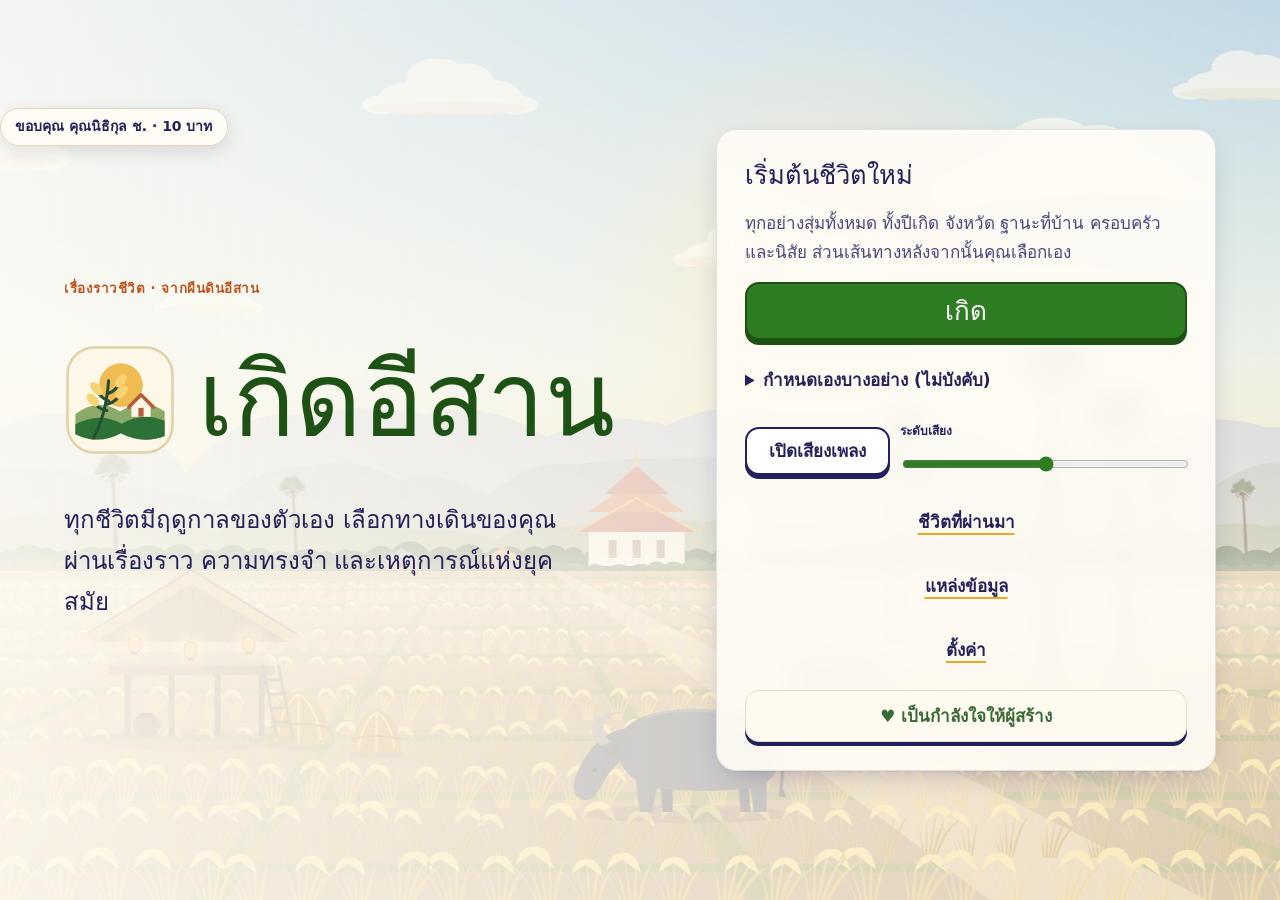
<file: work/ki-preview/index.html>
<!doctype html>
<html lang="th">
<head>
<meta charset="utf-8">
<meta name="viewport" content="width=device-width, initial-scale=1">
<title>เกิดอีสาน</title>
<link rel="icon" href="assets/logo.svg" type="image/svg+xml">
<link rel="stylesheet" href="css/base.css">
<link rel="stylesheet" href="css/layout.css">
<link rel="stylesheet" href="css/scene.css">
<link rel="stylesheet" href="css/app.css">
</head>
<body>
<div id="app"></div>
<script src="data/places.js"></script>
<script src="data/isan-map.js"></script>
<script src="data/stats.js"></script>
<script src="data/world-events.js"></script>
<script src="data/world-effects.js"></script>

<script src="data/conditions.js"></script>
<script src="data/focus.js"></script>
<script src="data/decisions.js"></script>
<script src="data/personal-events.js"></script>
<script src="data/more-world-reactions.js"></script>
<script src="data/more-seasons.js"></script>
<script src="data/more-money.js"></script>
<script src="data/more-family-era-health.js"></script>
<script src="data/more-careers.js"></script>
<script src="data/more-choices-base.js"></script>
<script src="data/more-choices-world-money.js"></script>
<script src="data/more-choices-family-era-health.js"></script>
<script src="data/more-choices-seasons-careers.js"></script>
<script src="data/more-behavior.js"></script>
<script src="data/more-temptation.js"></script>
<script src="data/more-life.js"></script>
<script src="data/more-parenting.js"></script>
<script src="data/more-business.js"></script>
<script src="data/more-talents.js"></script>
<script src="data/more-careers2.js"></script>
<script src="data/more-fortune.js"></script>
<script src="data/more-love.js"></script>
<script src="data/more-lending.js"></script>
<script src="data/more-realism.js"></script>
<script src="data/more-realism2.js"></script>
<script src="data/more-crime.js"></script>
<script src="data/more-legacy.js"></script>
<script src="data/more-education.js"></script>
<script src="data/more-expenses.js"></script>
<script src="data/more-disaster.js"></script>
<script src="data/more-balance.js"></script>
<script src="data/more-wealth.js"></script>
<script src="data/more-rich.js"></script>
<script src="data/more-elder-care.js"></script>
<script src="data/more-politics.js"></script>
<script src="data/more-home-life.js"></script>
<script src="data/more-life-stages.js"></script>
<script src="data/more-modern-life.js"></script>
<script src="data/more-isan-roots.js"></script>
<script src="data/more-rich-life.js"></script>
<script src="data/more-health-warning.js"></script>
<script src="data/big-spends.js"></script>
<script src="data/more-pets.js"></script>
<script src="data/story-continuity.js"></script>
<script src="data/personality.js"></script>
<script src="data/partner.js"></script>
<script src="data/assets.js"></script>
<script src="data/glossary.js"></script>
<script src="data/supporters.js"></script>
<script src="engine/rng.js"></script>
<script src="engine/cond.js"></script>
<script src="engine/effects.js"></script>
<script src="engine/tables.js"></script>
<script src="engine/turn.js"></script>
<script src="engine/family.js"></script>
<script src="engine/friends.js"></script>
<script src="engine/game.js"></script>
<script src="engine/save.js"></script>
<script src="ui/particles.js"></script>

<script src="ui/avatar.js"></script>
<script src="ui/map.js"></script>
<script src="ui/scene.js"></script>
<script src="ui/timeline.js"></script>
<script src="ui/finance.js"></script>
<script src="ui/share.js"></script>
<script src="ui/archive.js"></script>
<script src="ui/music.js"></script>
<script src="ui/clock.js"></script>
<script src="ui/titles.js"></script>
<script src="ui/app.js"></script>
</body>
</html>
</file>
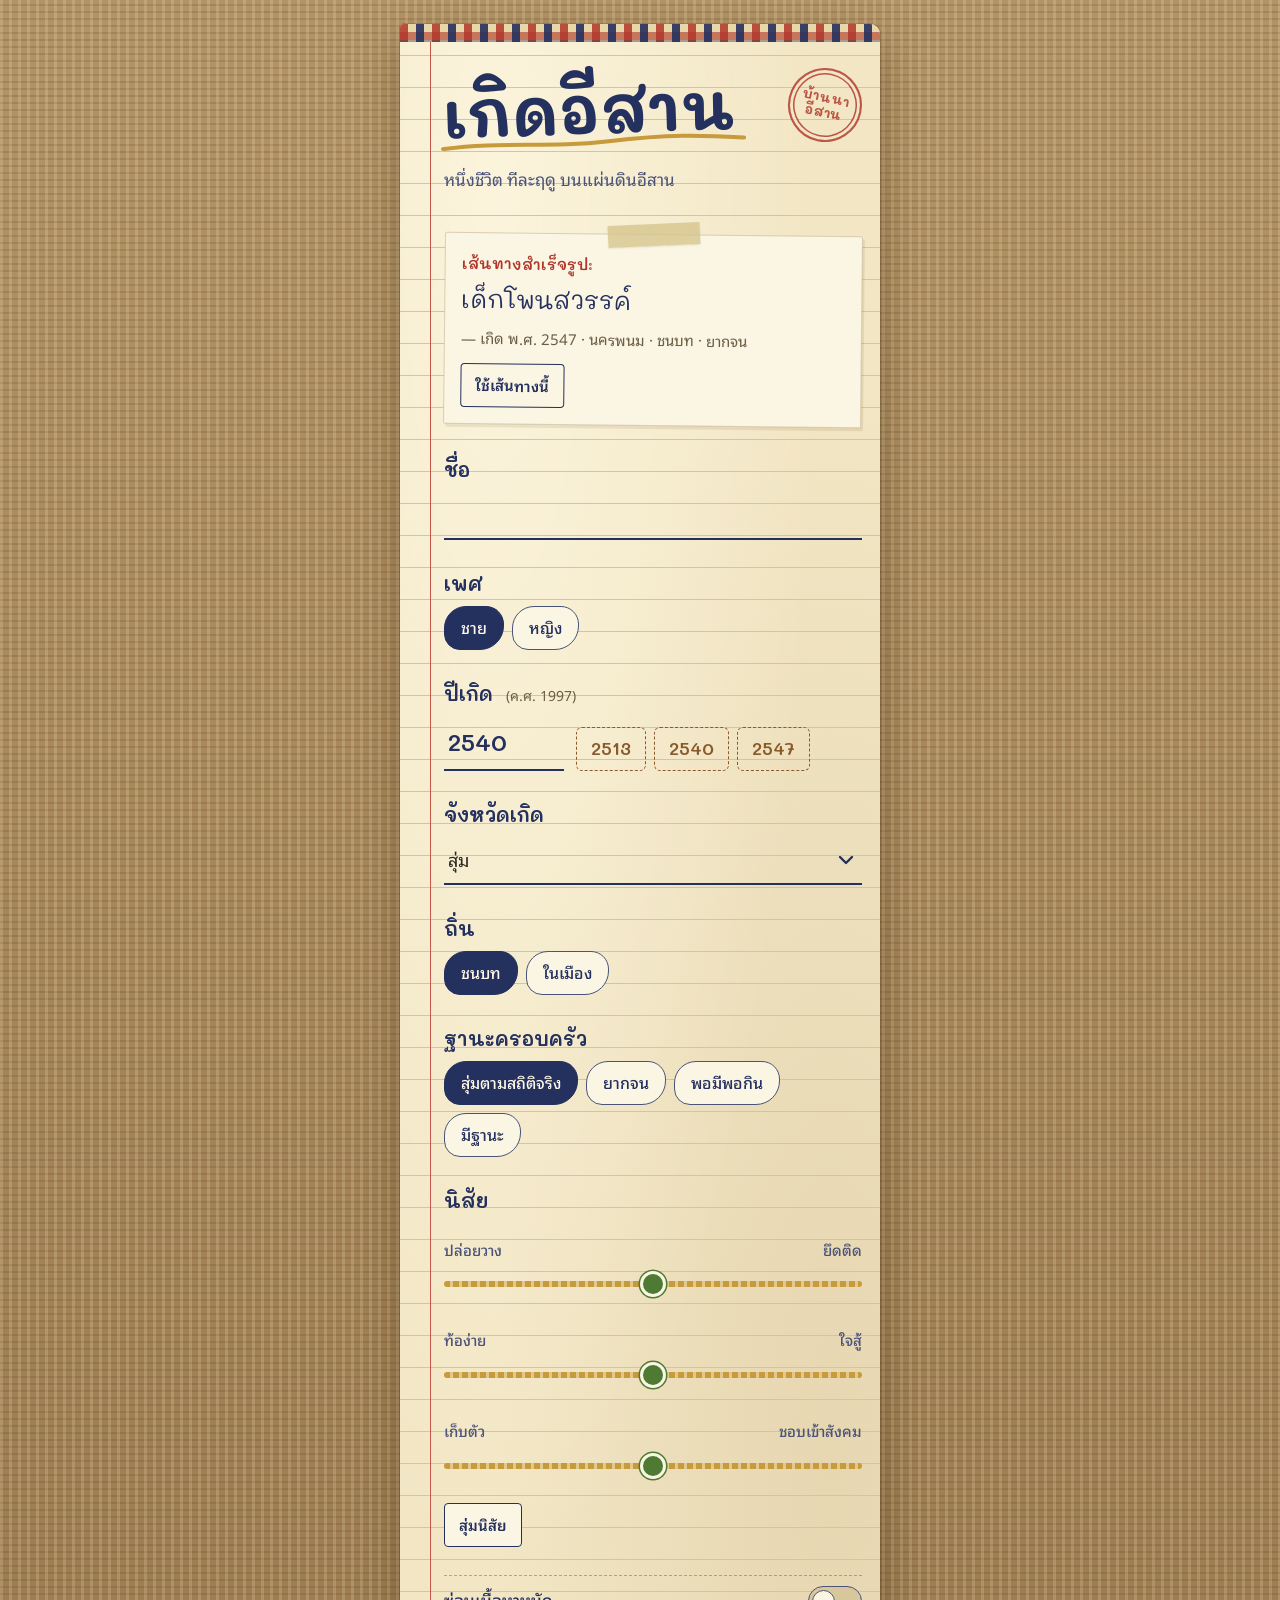
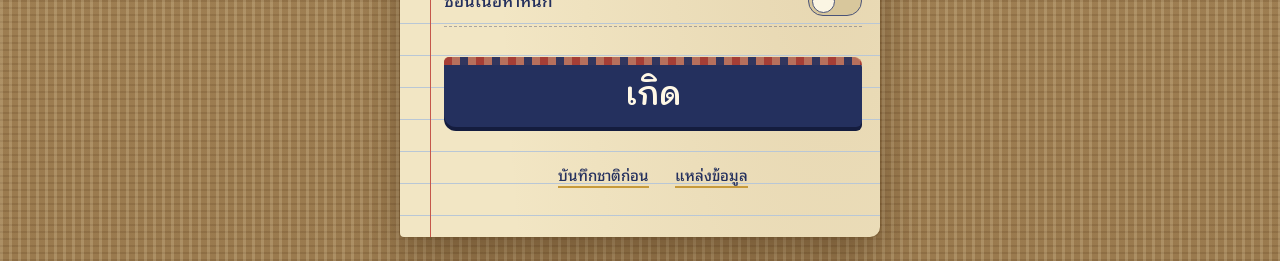
<file: mockups/ui-1-notebook.html>
<!doctype html>
<html lang="th">
<head>
<meta charset="utf-8">
<meta name="viewport" content="width=device-width, initial-scale=1">
<title>เกิดอีสาน</title>
<link rel="preconnect" href="https://fonts.googleapis.com">
<link rel="preconnect" href="https://fonts.gstatic.com" crossorigin>
<link href="https://fonts.googleapis.com/css2?family=Mali:wght@500;600;700&family=Noto+Sans+Thai+Looped:wght@400;500;600;700&display=swap" rel="stylesheet">
<style>
:root{
  --paper:#F2E6C4;
  --paper-2:#EAD9AC;
  --rule:#B9C7D6;
  --margin:#C5574A;
  --ink:#24305E;
  --ink-soft:#4A5378;
  --text:#2A2620;
  --muted:#6B5E45;
  --straw:#C79A3B;
  --paddy:#4F7A34;
  --chili:#B0362A;
  --mud:#8A5A2B;
  --tape:rgba(214,196,140,.78);
  --dry:#D9A441;
  --wet:#5C8F4A;
  --harvest:#B8792E;
  --hand:"Mali",cursive;
  --body:"Noto Sans Thai Looped","Sarabun",system-ui,sans-serif;
  --pakhaoma:
    repeating-linear-gradient(90deg,rgba(176,54,42,.85) 0 8px,transparent 8px 16px,rgba(36,48,94,.9) 16px 24px,transparent 24px 32px),
    repeating-linear-gradient(0deg,rgba(176,54,42,.6) 0 8px,transparent 8px 16px,rgba(36,48,94,.75) 16px 24px,transparent 24px 32px),
    #E8D7A8;
}
*{box-sizing:border-box}
html{-webkit-text-size-adjust:100%}
body{
  margin:0;
  font-family:var(--body);
  font-size:16px;
  line-height:1.7;
  color:var(--text);
  background-color:#A8875A;
  background-image:
    repeating-linear-gradient(90deg,rgba(255,240,200,.18) 0 3px,transparent 3px 9px),
    repeating-linear-gradient(0deg,rgba(80,50,20,.16) 0 2px,transparent 2px 7px),
    linear-gradient(180deg,#B39466,#9A7A4E);
  min-height:100vh;
  overflow-x:hidden;
}
button,input,select{font:inherit;color:inherit}
.book{
  max-width:480px;
  margin:0 auto;
  min-height:100vh;
  position:relative;
  background-color:var(--paper);
  background-image:
    linear-gradient(90deg,transparent 30px,var(--margin) 30px,var(--margin) 31px,transparent 31px),
    repeating-linear-gradient(180deg,transparent 0 31px,var(--rule) 31px 32px),
    radial-gradient(ellipse at 20% 10%,rgba(255,250,230,.7),transparent 60%),
    radial-gradient(ellipse at 90% 80%,rgba(160,120,60,.14),transparent 55%);
  box-shadow:0 0 0 1px rgba(90,60,20,.25),0 18px 40px rgba(50,30,10,.35);
}
@media (min-width:520px){
  .book{margin:24px auto;min-height:calc(100vh - 48px);border-radius:4px 10px 10px 4px}
}
.binding{
  height:18px;
  background:var(--pakhaoma);
  border-bottom:2px solid rgba(36,48,94,.35);
}
@media (min-width:520px){.binding{border-radius:4px 10px 0 0}}
.page{padding:22px 18px 40px 44px}
.screen[hidden]{display:none}
h1,h2,h3{font-family:var(--hand);color:var(--ink);margin:0;font-weight:700;line-height:1.3}
p{margin:0}
.wrap{overflow-wrap:anywhere}

.masthead{position:relative;padding:8px 0 18px}
.title{
  font-size:clamp(48px,15vw,64px);
  letter-spacing:.5px;
  transform:rotate(-2deg);
  transform-origin:left;
  display:inline-block;
  position:relative;
}
.title::after{
  content:"";
  position:absolute;left:-4px;right:-10px;bottom:2px;height:12px;
  background:url("data:image/svg+xml,%3Csvg xmlns='http://www.w3.org/2000/svg' viewBox='0 0 200 12' preserveAspectRatio='none'%3E%3Cpath d='M2 8 C40 2 70 11 110 6 S170 3 198 7' fill='none' stroke='%23C79A3B' stroke-width='4' stroke-linecap='round'/%3E%3C/svg%3E") no-repeat center/100% 100%;
  z-index:-1;
}
.tagline{font-size:17px;color:var(--ink-soft);margin-top:10px;max-width:22em}
.stamp{
  position:absolute;right:0;top:4px;
  width:74px;height:74px;border-radius:50%;
  border:2.5px solid var(--chili);
  color:var(--chili);
  display:grid;place-items:center;text-align:center;
  font-family:var(--hand);font-size:13px;line-height:1.15;font-weight:700;
  transform:rotate(12deg);
  opacity:.82;
  box-shadow:inset 0 0 0 3px var(--paper),inset 0 0 0 4.5px var(--chili);
}

.note{
  position:relative;
  background:#FBF5E3;
  border:1px solid rgba(120,90,40,.25);
  border-radius:2px;
  padding:18px 16px 16px;
  margin:22px 0;
  box-shadow:2px 3px 0 rgba(120,90,40,.12);
}
.note::before{
  content:"";
  position:absolute;top:-11px;left:50%;
  width:92px;height:22px;margin-left:-46px;
  background:var(--tape);
  transform:rotate(-3deg);
  box-shadow:0 1px 2px rgba(0,0,0,.08);
}
.note.tilt-r{transform:rotate(.6deg)}
.note.tilt-l{transform:rotate(-.5deg)}
.preset-head{font-family:var(--hand);font-size:15px;color:var(--chili);font-weight:600}
.preset-name{font-family:var(--hand);font-size:24px;color:var(--ink);margin:2px 0 6px}
.preset-meta{font-size:15px;color:var(--muted)}

.field{margin:26px 0 0}
.field>label,.legend{
  display:block;
  font-family:var(--hand);
  font-size:20px;
  font-weight:600;
  color:var(--ink);
  margin-bottom:6px;
}
fieldset{border:0;margin:26px 0 0;padding:0;min-width:0}
legend{padding:0}
.help{font-size:14px;color:var(--muted);font-weight:400;font-family:var(--body);margin-left:6px}

.line-input{
  width:100%;
  min-height:48px;
  border:0;
  border-bottom:2px solid var(--ink);
  background:transparent;
  padding:6px 4px;
  font-size:18px;
  border-radius:0;
}
.line-input:focus{outline:none;border-bottom-color:var(--chili);background:rgba(255,250,235,.7)}
select.line-input{appearance:none;-webkit-appearance:none;padding-right:34px;
  background:transparent url("data:image/svg+xml,%3Csvg xmlns='http://www.w3.org/2000/svg' viewBox='0 0 16 10'%3E%3Cpath d='M2 2 L8 8 L14 2' fill='none' stroke='%2324305E' stroke-width='2.4' stroke-linecap='round' stroke-linejoin='round'/%3E%3C/svg%3E") no-repeat right 8px center/16px 10px}
.year-row{display:flex;align-items:flex-end;gap:12px;flex-wrap:wrap}
.year-row .line-input{width:120px;font-family:var(--hand);font-size:24px;font-weight:600;color:var(--ink)}

.picks{display:flex;flex-wrap:wrap;gap:8px}
.pick{position:relative}
.pick input{position:absolute;opacity:0;inset:0;margin:0;pointer-events:none}
.pick span{
  display:inline-flex;align-items:center;justify-content:center;
  min-height:44px;padding:6px 16px;
  border:1.5px solid var(--ink-soft);
  border-radius:22px 18px 24px 16px;
  background:#FBF5E3;
  color:var(--ink);
  cursor:pointer;
  font-weight:500;
  transition:background .15s,color .15s;
}
.pick input:checked+span{
  background:var(--ink);color:#FFF8E6;border-color:var(--ink);
}
.pick input:focus-visible+span{outline:3px solid var(--straw);outline-offset:2px}

.chip-btn{
  min-height:44px;min-width:64px;
  padding:4px 14px;
  border:1.5px dashed var(--mud);
  background:transparent;
  border-radius:6px;
  color:var(--mud);
  font-family:var(--hand);font-size:18px;font-weight:600;
  cursor:pointer;
}
.chip-btn:hover{background:rgba(199,154,59,.15)}

.trait{margin-top:14px}
.trait-ends{display:flex;justify-content:space-between;gap:10px;font-size:15px;color:var(--ink-soft);font-weight:500}
input[type=range]{
  -webkit-appearance:none;appearance:none;
  width:100%;height:44px;background:transparent;margin:0;cursor:pointer;
}
input[type=range]::-webkit-slider-runnable-track{
  height:6px;border-radius:3px;
  background:repeating-linear-gradient(90deg,var(--straw) 0 6px,#E0C88E 6px 9px);
}
input[type=range]::-moz-range-track{
  height:6px;border-radius:3px;
  background:repeating-linear-gradient(90deg,var(--straw) 0 6px,#E0C88E 6px 9px);
}
input[type=range]::-webkit-slider-thumb{
  -webkit-appearance:none;
  width:26px;height:26px;margin-top:-10px;
  border-radius:50%;
  background:var(--paddy);
  border:3px solid #FBF5E3;
  box-shadow:0 0 0 1.5px var(--paddy);
}
input[type=range]::-moz-range-thumb{
  width:22px;height:22px;border-radius:50%;
  background:var(--paddy);border:3px solid #FBF5E3;box-shadow:0 0 0 1.5px var(--paddy);
}
input[type=range]:focus-visible{outline:3px solid var(--straw);outline-offset:2px;border-radius:6px}

.toggle{
  display:flex;align-items:center;justify-content:space-between;gap:14px;
  min-height:52px;margin-top:28px;padding:6px 0;
  border-top:1.5px dashed rgba(36,48,94,.35);
  border-bottom:1.5px dashed rgba(36,48,94,.35);
  cursor:pointer;
  font-weight:500;color:var(--ink);font-size:17px;
}
.toggle input{position:absolute;opacity:0;width:1px;height:1px}
.switch{
  flex:none;width:54px;height:30px;border-radius:15px;
  background:#D8C79C;border:1.5px solid var(--ink-soft);
  position:relative;transition:background .2s;
}
.switch::after{
  content:"";position:absolute;top:3px;left:3px;width:21px;height:21px;border-radius:50%;
  background:#FBF5E3;border:1.5px solid var(--ink-soft);transition:transform .2s;
}
.toggle input:checked+.switch{background:var(--paddy)}
.toggle input:checked+.switch::after{transform:translateX(24px)}
.toggle input:focus-visible+.switch{outline:3px solid var(--straw);outline-offset:3px}

.btn{
  display:flex;align-items:center;justify-content:center;
  min-height:48px;padding:8px 18px;
  border-radius:4px;
  cursor:pointer;
  font-weight:600;
  text-align:center;
}
.btn-primary{
  width:100%;
  border:0;
  background:var(--ink);
  color:#FFF8E6;
  font-family:var(--hand);
  font-size:24px;
  box-shadow:0 4px 0 #141C3E;
  position:relative;
}
.btn-primary:active{transform:translateY(3px);box-shadow:0 1px 0 #141C3E}
.btn-primary.big{min-height:64px;font-size:32px;margin-top:30px;border-radius:6px 10px 6px 12px}
.btn-primary.big::before{
  content:"";position:absolute;left:0;right:0;top:0;height:8px;
  background:var(--pakhaoma);border-radius:6px 10px 0 0;opacity:.9;
}
.btn-ghost{
  border:1.5px solid var(--ink);
  background:#FBF5E3;
  color:var(--ink);
}
.btn-ghost:hover{background:#F3E7C2}
.btn-small{min-height:44px;font-size:15px;padding:6px 14px}
:focus-visible{outline:3px solid var(--straw);outline-offset:3px}
.btn-primary:focus-visible{outline:3px solid var(--chili);outline-offset:3px}

.links{display:flex;justify-content:center;flex-wrap:wrap;gap:4px 18px;margin-top:26px}
.link{
  display:inline-flex;align-items:center;min-height:44px;padding:0 4px;
  background:none;border:0;cursor:pointer;
  color:var(--ink);font-size:15px;font-weight:500;
  text-decoration:underline;text-decoration-color:var(--straw);text-decoration-thickness:2px;text-underline-offset:5px;
}
.link-back{color:var(--muted);padding-left:0}

.turn-top{display:flex;justify-content:space-between;align-items:center;gap:8px;margin-top:-6px}
.date-head{margin-top:6px}
.date-year{font-size:clamp(34px,10vw,42px);transform:rotate(-1.5deg);transform-origin:left;display:inline-block}
.date-ce{font-family:var(--body);font-size:15px;color:var(--muted);font-weight:500;margin-left:6px}
.date-line{display:flex;flex-wrap:wrap;gap:6px 10px;align-items:center;margin-top:6px}
.age{
  font-family:var(--hand);font-size:20px;font-weight:700;color:var(--chili);
  border:2px solid var(--chili);border-radius:50% 46% 52% 44%;padding:0 12px;transform:rotate(-3deg);
}
.season{font-weight:600;color:var(--ink);font-size:16px}
.season small{font-weight:400;color:var(--muted);font-size:14px}
.where{font-size:15px;color:var(--ink-soft);margin-top:8px}
.where span{white-space:nowrap}
.where span+span::before{content:"/";margin:0 7px;color:var(--straw);font-weight:700}

.stats{
  display:grid;grid-template-columns:repeat(2,minmax(0,1fr));
  gap:0;margin-top:16px;
  border-top:1.5px solid var(--ink);
}
.stat{
  display:flex;justify-content:space-between;align-items:baseline;gap:6px;
  padding:6px 4px;border-bottom:1px dashed rgba(36,48,94,.4);min-width:0;
}
.stat:nth-child(odd){border-right:1px dashed rgba(36,48,94,.4);padding-right:10px}
.stat:nth-child(even){padding-left:10px}
.stat-label{font-size:15px;color:var(--muted)}
.stat-val{font-family:var(--hand);font-size:22px;font-weight:700;color:var(--ink)}
.stat.money{grid-column:1/-1;border-right:0;padding-right:4px}
.stat.money .stat-val{color:var(--paddy)}
.stat.money .stat-val small{font-family:var(--body);font-size:14px;color:var(--muted);font-weight:500;margin-left:4px}

.condition{
  display:inline-flex;align-items:center;gap:8px;flex-wrap:wrap;
  margin-top:14px;padding:6px 12px 6px 10px;
  background:#F7D9CF;
  border-left:4px solid var(--chili);
  color:#7A2219;font-weight:600;font-size:15px;
  transform:rotate(-.6deg);
}
.condition small{font-weight:400;color:#8D4035}

.strip-wrap{margin-top:22px}
.strip-title{font-family:var(--hand);font-size:17px;font-weight:600;color:var(--ink);margin-bottom:6px}
.strip{display:flex;gap:3px;align-items:stretch}
.cell{
  flex:1 1 0;min-width:0;
  height:34px;
  background:#E9DAB2;
  border:1px solid rgba(120,90,40,.35);
  position:relative;
  display:flex;align-items:flex-start;justify-content:center;
  font-size:12px;line-height:1;padding-top:5px;color:var(--muted);font-weight:600;
}
.cell::after{
  content:"";position:absolute;left:0;right:0;bottom:0;height:7px;
  background:linear-gradient(90deg,var(--dry) 0 33.3%,var(--wet) 33.3% 66.6%,var(--harvest) 66.6%);
}
.cell.s{flex:.62 1 0;padding-top:0}
.cell.s::after{display:none}
.cell.dry{background:var(--dry)}
.cell.wet{background:var(--wet)}
.cell.harvest{background:var(--harvest)}
.cell.now{
  outline:3px solid var(--ink);outline-offset:1px;z-index:1;
}
.cell.now::before{
  content:"";position:absolute;top:-12px;left:50%;margin-left:-6px;
  border:6px solid transparent;border-top-color:var(--chili);
}
.age7{flex:1.9 1 0;display:flex;gap:2px;min-width:0;position:relative}
.age7-num{position:absolute;bottom:-20px;left:0;right:0;text-align:center;font-size:12px;color:var(--muted);font-weight:600}
.legend-row{display:flex;flex-wrap:wrap;gap:4px 14px;margin-top:24px;font-size:13px;color:var(--muted)}
.legend-row span{display:inline-flex;align-items:center;gap:6px}
.legend-row i{width:12px;height:12px;display:inline-block;border:1px solid rgba(0,0,0,.2)}

.card-label{
  display:inline-block;
  font-family:var(--hand);font-size:15px;font-weight:600;
  padding:0 10px;margin-bottom:8px;
}
.world .card-label{background:var(--ink);color:#FFF8E6;transform:rotate(-2deg)}
.world h3{font-size:21px;line-height:1.4}
.world .date{font-size:14px;color:var(--chili);font-weight:600;margin:4px 0 8px}
.world p.body{font-size:16px}
.src-row{display:flex;justify-content:flex-end;margin-top:2px}
.personal{
  background:#FBF5E3;
  border-left:0;
}
.personal .card-label{background:var(--paddy);color:#FFF8E6;transform:rotate(1.5deg)}
.personal::before{left:auto;right:18px;margin-left:0;transform:rotate(4deg);width:70px}
.personal p.body{font-size:17px;line-height:1.8}
.pak-edge{position:absolute;left:0;top:0;bottom:0;width:7px;background:var(--pakhaoma)}

.choices{display:grid;gap:10px;margin-top:6px}
.choice{
  display:flex;align-items:flex-start;gap:12px;
  width:100%;min-height:52px;
  padding:12px 14px;
  text-align:left;
  background:#FFFBEF;
  border:1.5px solid var(--ink-soft);
  border-radius:3px 8px 4px 10px;
  color:var(--text);
  font-size:16px;line-height:1.55;font-weight:500;
  cursor:pointer;
  transition:background .15s,border-color .15s;
}
.choice:hover{background:#F6ECCF}
.choice .box{
  flex:none;width:22px;height:22px;margin-top:2px;
  border:2px solid var(--ink);border-radius:3px;
  position:relative;background:#FFFBEF;
}
.choice[aria-pressed=true]{border-color:var(--ink);background:#F2E3B8}
.choice[aria-pressed=true] .box::after{
  content:"";position:absolute;left:4px;top:-6px;width:9px;height:18px;
  border:solid var(--chili);border-width:0 4px 4px 0;transform:rotate(40deg);
}
.choices.done .choice[aria-pressed=false]{opacity:.55}

.result{margin-top:16px}
.result[hidden]{display:none}
.chips{display:flex;flex-wrap:wrap;gap:8px}
.chip{
  display:inline-flex;align-items:center;gap:6px;
  padding:4px 12px;
  font-weight:600;font-size:15px;
  border:2px solid currentColor;
  border-radius:16px 12px 18px 10px;
  background:#FFFBEF;
}
.chip b{font-family:var(--hand);font-size:18px}
.chip.down{color:var(--chili)}
.chip.up{color:var(--paddy)}
.chip.mood{color:var(--mud)}
.actions{display:grid;gap:10px;margin-top:16px}
.result.show{animation:pop .35s ease-out}
@keyframes pop{from{opacity:0;transform:translateY(6px)}to{opacity:1;transform:none}}
@media (prefers-reduced-motion:reduce){
  .result.show{animation:none}
  *{transition:none!important}
}
.menu{display:flex;justify-content:center;gap:4px 22px;flex-wrap:wrap;margin-top:22px;padding-top:6px;border-top:1.5px dashed rgba(36,48,94,.35)}
.sr{position:absolute;width:1px;height:1px;overflow:hidden;clip:rect(0 0 0 0);white-space:nowrap}
</style>
</head>
<body>
<main class="book">
  <div class="binding" aria-hidden="true"></div>

  <section class="screen page" id="screen-start" aria-labelledby="game-title">
    <header class="masthead">
      <h1 class="title" id="game-title">เกิดอีสาน</h1>
      <p class="tagline">หนึ่งชีวิต ทีละฤดู บนแผ่นดินอีสาน</p>
      <div class="stamp" aria-hidden="true">บ้านนา<br>อีสาน</div>
    </header>

    <div class="note tilt-r">
      <p class="preset-head">เส้นทางสำเร็จรูป:</p>
      <p class="preset-name">เด็กโพนสวรรค์</p>
      <p class="preset-meta wrap">— เกิด พ.ศ. 2547 · นครพนม · ชนบท · ยากจน</p>
      <button type="button" class="btn btn-ghost btn-small" id="use-preset" style="margin-top:12px">ใช้เส้นทางนี้</button>
    </div>

    <form id="birth-form" novalidate>
      <div class="field">
        <label for="name">ชื่อ</label>
        <input class="line-input" id="name" name="name" type="text" autocomplete="off">
      </div>

      <fieldset>
        <legend class="legend">เพศ</legend>
        <div class="picks">
          <label class="pick"><input type="radio" name="sex" value="m" checked><span>ชาย</span></label>
          <label class="pick"><input type="radio" name="sex" value="f"><span>หญิง</span></label>
        </div>
      </fieldset>

      <div class="field">
        <label for="year">ปีเกิด <span class="help" id="year-ce">(ค.ศ. 1997)</span></label>
        <div class="year-row">
          <input class="line-input" id="year" name="year" type="number" inputmode="numeric" min="2480" max="2568" value="2540" aria-describedby="year-ce">
          <div class="picks">
            <button type="button" class="chip-btn" data-year="2513">2513</button>
            <button type="button" class="chip-btn" data-year="2540">2540</button>
            <button type="button" class="chip-btn" data-year="2547">2547</button>
          </div>
        </div>
      </div>

      <div class="field">
        <label for="province">จังหวัดเกิด</label>
        <select class="line-input" id="province" name="province">
          <option>สุ่ม</option>
          <option>นครพนม</option>
          <option>สกลนคร</option>
          <option>มหาสารคาม</option>
          <option>ขอนแก่น</option>
          <option>อุดรธานี</option>
          <option>อุบลราชธานี</option>
          <option>นครราชสีมา</option>
          <option>บุรีรัมย์</option>
          <option>สุรินทร์</option>
          <option>ศรีสะเกษ</option>
          <option>ร้อยเอ็ด</option>
          <option>กาฬสินธุ์</option>
          <option>ชัยภูมิ</option>
          <option>เลย</option>
          <option>หนองคาย</option>
          <option>ยโสธร</option>
          <option>มุกดาหาร</option>
          <option>หนองบัวลำภู</option>
          <option>อำนาจเจริญ</option>
          <option>บึงกาฬ</option>
        </select>
      </div>

      <fieldset>
        <legend class="legend">ถิ่น</legend>
        <div class="picks">
          <label class="pick"><input type="radio" name="area" value="rural" checked><span>ชนบท</span></label>
          <label class="pick"><input type="radio" name="area" value="urban"><span>ในเมือง</span></label>
        </div>
      </fieldset>

      <fieldset>
        <legend class="legend">ฐานะครอบครัว</legend>
        <div class="picks">
          <label class="pick"><input type="radio" name="wealth" value="stat" checked><span>สุ่มตามสถิติจริง</span></label>
          <label class="pick"><input type="radio" name="wealth" value="poor"><span>ยากจน</span></label>
          <label class="pick"><input type="radio" name="wealth" value="mid"><span>พอมีพอกิน</span></label>
          <label class="pick"><input type="radio" name="wealth" value="rich"><span>มีฐานะ</span></label>
        </div>
      </fieldset>

      <fieldset>
        <legend class="legend">นิสัย</legend>
        <div class="trait">
          <div class="trait-ends" aria-hidden="true"><span>ปล่อยวาง</span><span>ยึดติด</span></div>
          <input type="range" class="trait-range" min="0" max="100" value="50" aria-label="ปล่อยวาง ถึง ยึดติด">
        </div>
        <div class="trait">
          <div class="trait-ends" aria-hidden="true"><span>ท้อง่าย</span><span>ใจสู้</span></div>
          <input type="range" class="trait-range" min="0" max="100" value="50" aria-label="ท้อง่าย ถึง ใจสู้">
        </div>
        <div class="trait">
          <div class="trait-ends" aria-hidden="true"><span>เก็บตัว</span><span>ชอบเข้าสังคม</span></div>
          <input type="range" class="trait-range" min="0" max="100" value="50" aria-label="เก็บตัว ถึง ชอบเข้าสังคม">
        </div>
        <button type="button" class="btn btn-ghost btn-small" id="rand-traits" style="margin-top:8px">สุ่มนิสัย</button>
      </fieldset>

      <label class="toggle">
        <span>ซ่อนเนื้อหาหนัก</span>
        <input type="checkbox" id="hide-heavy">
        <span class="switch" aria-hidden="true"></span>
      </label>

      <button type="submit" class="btn btn-primary big">เกิด</button>
    </form>

    <nav class="links" aria-label="ลิงก์ท้ายหน้า">
      <button type="button" class="link">บันทึกชาติก่อน</button>
      <button type="button" class="link">แหล่งข้อมูล</button>
    </nav>
  </section>

  <section class="screen page" id="screen-turn" aria-labelledby="turn-year" hidden>
    <div class="turn-top">
      <button type="button" class="link link-back" id="go-back">กลับหน้าเริ่ม</button>
    </div>

    <header class="date-head">
      <h1 id="turn-year"><span class="date-year">พ.ศ. 2554</span><span class="date-ce">(ค.ศ. 2011)</span></h1>
      <div class="date-line">
        <span class="age">อายุ 7 ปี</span>
        <span class="season">หน้าเกี่ยว <small>(ต.ค.–ธ.ค.)</small></span>
      </div>
      <p class="where"><span>อ.โพนสวรรค์ จ.นครพนม</span> <span>นักเรียน ป.2</span> <span>อยู่กับยาย</span></p>
    </header>

    <dl class="stats">
      <div class="stat"><dt class="stat-label">สุขภาพ</dt><dd class="stat-val" style="margin:0">78</dd></div>
      <div class="stat"><dt class="stat-label">ความสุข</dt><dd class="stat-val" style="margin:0">64</dd></div>
      <div class="stat"><dt class="stat-label">ความรู้</dt><dd class="stat-val" style="margin:0">31</dd></div>
      <div class="stat"><dt class="stat-label">ความสัมพันธ์</dt><dd class="stat-val" style="margin:0">70</dd></div>
      <div class="stat money"><dt class="stat-label">เงินในบ้าน</dt><dd class="stat-val" style="margin:0">3,200<small>บาท</small></dd></div>
    </dl>

    <p class="condition">คิดถึงแม่ <small>(อีก 2 ฤดู)</small></p>

    <div class="strip-wrap">
      <div class="strip" role="img" aria-label="ชีวิตที่ผ่านมา อายุ 0 ถึง 6 ปี และอายุ 7 ปี หน้าแล้ง หน้านา ตอนนี้อยู่หน้าเกี่ยว">
        <div class="cell">0</div>
        <div class="cell">1</div>
        <div class="cell">2</div>
        <div class="cell">3</div>
        <div class="cell">4</div>
        <div class="cell">5</div>
        <div class="cell">6</div>
        <div class="age7">
          <div class="cell s dry"></div>
          <div class="cell s wet"></div>
          <div class="cell s harvest now"></div>
          <span class="age7-num">7</span>
        </div>
      </div>
      <div class="legend-row">
        <span><i style="background:var(--dry)"></i>หน้าแล้ง</span>
        <span><i style="background:var(--wet)"></i>หน้านา</span>
        <span><i style="background:var(--harvest)"></i>หน้าเกี่ยว</span>
      </div>
    </div>

    <article class="note world tilt-l">
      <span class="card-label">เรื่องจริงปีนี้</span>
      <h3 class="wrap">เปิดสะพานมิตรภาพไทย–ลาว แห่งที่ 3 (นครพนม–คำม่วน)</h3>
      <p class="date">11 พฤศจิกายน 2554</p>
      <p class="body">สะพานข้ามแม่น้ำโขงแห่งใหม่เปิดใช้ คนนครพนมข้ามไปฝั่งลาวได้ง่ายขึ้น ตลาดริมโขงคึกคัก ครูพานักเรียนทั้งห้องไปยืนดูสะพานจากริมฝั่ง</p>
      <div class="src-row"><button type="button" class="link">ที่มา</button></div>
    </article>

    <article class="note personal">
      <span class="pak-edge" aria-hidden="true"></span>
      <span class="card-label">เรื่องของเจ้า</span>
      <p class="body">แม่โทรมาจากกรุงเทพฯ น้ำท่วมโรงงาน งานหยุดมาเดือนกว่าแล้ว แม่ว่าปีใหม่นี้อาจบ่มีเงินกลับบ้าน</p>
    </article>

    <div class="choices" id="choices">
      <button type="button" class="choice" aria-pressed="false"><span class="box" aria-hidden="true"></span><span>บอกแม่ว่าบ่เป็นหยัง หนูอยู่กับยายได้</span></button>
      <button type="button" class="choice" aria-pressed="false"><span class="box" aria-hidden="true"></span><span>ร้องไห้ ขอให้แม่กลับมา</span></button>
      <button type="button" class="choice" aria-pressed="false"><span class="box" aria-hidden="true"></span><span>ถามแม่ว่าหนูไปอยู่กรุงเทพฯ นำได้บ่</span></button>
    </div>

    <div class="result" id="result" hidden aria-live="polite">
      <div class="chips">
        <span class="chip down">ความสุข <b>−6</b></span>
        <span class="chip up">ความสัมพันธ์ <b>+3</b></span>
        <span class="chip mood">คิดถึงแม่ <b>+1</b> ฤดู</span>
      </div>
      <div class="actions">
        <button type="button" class="btn btn-primary">ไปต่อ</button>
        <button type="button" class="btn btn-ghost">ข้ามไปเรื่องสำคัญถัดไป</button>
      </div>
    </div>

    <nav class="menu" aria-label="เมนู">
      <button type="button" class="link">บันทึกชีวิต</button>
      <button type="button" class="link">แหล่งข้อมูล</button>
    </nav>
  </section>
</main>

<script>
const $ = s => document.querySelector(s);
const startS = $("#screen-start"), turnS = $("#screen-turn");
function show(el){
  startS.hidden = el !== startS;
  turnS.hidden = el !== turnS;
  window.scrollTo(0,0);
  el.querySelector("h1").setAttribute("tabindex","-1");
  el.querySelector("h1").focus({preventScroll:true});
}
const year = $("#year"), ce = $("#year-ce");
function syncCE(){ const v = parseInt(year.value,10); ce.textContent = isNaN(v) ? "" : "(ค.ศ. " + (v - 543) + ")"; }
year.addEventListener("input", syncCE);
document.querySelectorAll("[data-year]").forEach(b => b.addEventListener("click", () => { year.value = b.dataset.year; syncCE(); }));
$("#rand-traits").addEventListener("click", () => document.querySelectorAll(".trait-range").forEach(r => r.value = Math.floor(Math.random()*101)));
$("#use-preset").addEventListener("click", () => {
  year.value = 2547; syncCE();
  $("#province").value = "นครพนม";
  document.querySelector("input[name=area][value=rural]").checked = true;
  document.querySelector("input[name=wealth][value=poor]").checked = true;
});
$("#birth-form").addEventListener("submit", e => { e.preventDefault(); show(turnS); });
$("#go-back").addEventListener("click", () => show(startS));
const choices = $("#choices"), result = $("#result");
choices.addEventListener("click", e => {
  const btn = e.target.closest(".choice"); if (!btn) return;
  choices.querySelectorAll(".choice").forEach(c => c.setAttribute("aria-pressed", c === btn));
  choices.classList.add("done");
  result.hidden = false; result.classList.remove("show"); void result.offsetWidth; result.classList.add("show");
});
</script>
</body>
</html>
</file>
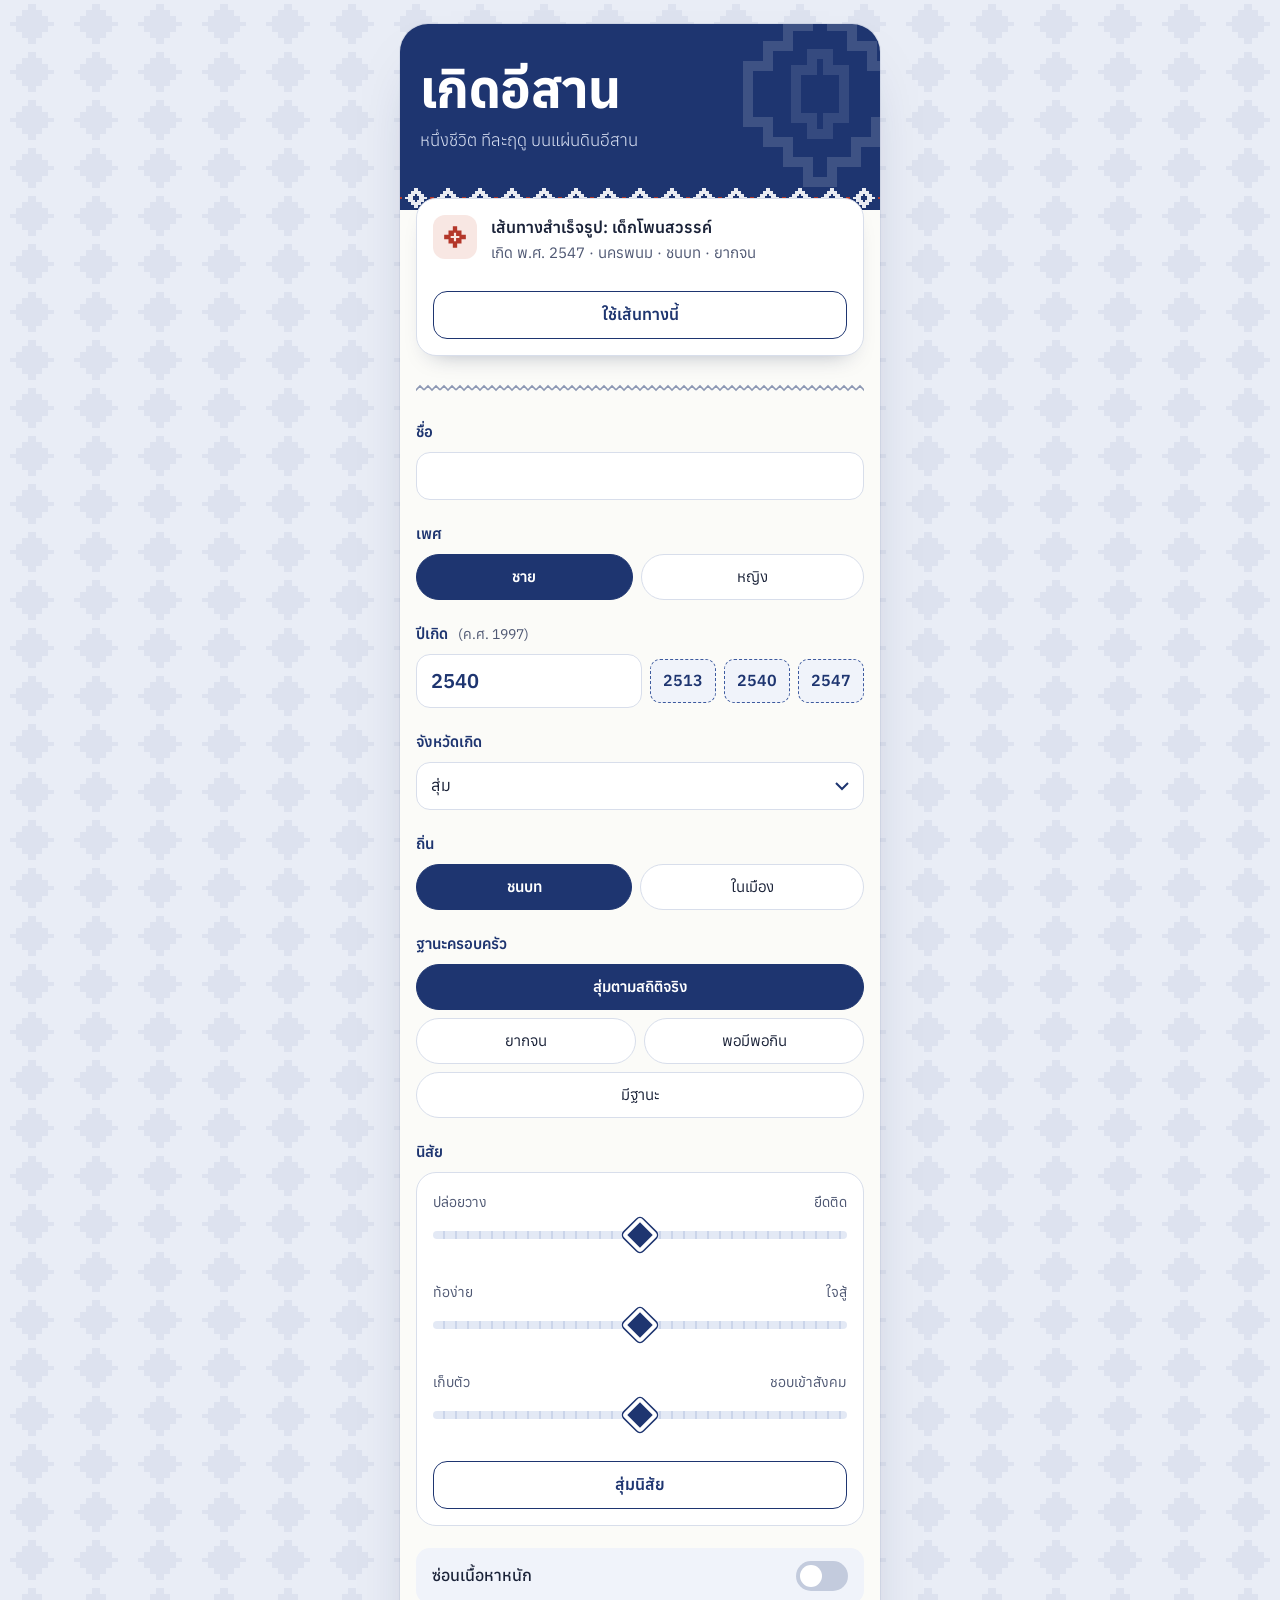
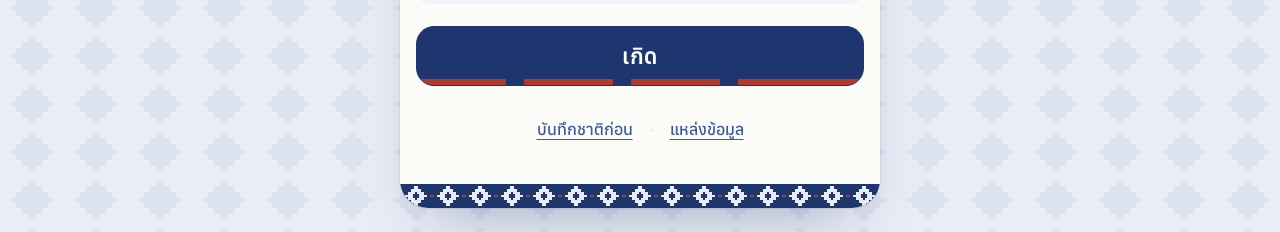
<file: mockups/ui-2-indigo.html>
<!doctype html>
<html lang="th">
<head>
<meta charset="utf-8">
<meta name="viewport" content="width=device-width, initial-scale=1">
<title>เกิดอีสาน</title>
<link rel="preconnect" href="https://fonts.googleapis.com">
<link rel="preconnect" href="https://fonts.gstatic.com" crossorigin>
<link href="https://fonts.googleapis.com/css2?family=Anuphan:wght@300;400;500;600;700&display=swap" rel="stylesheet">
<style>
:root{
  --kram:#1E3570;
  --kram-deep:#13234D;
  --kram-mid:#3D5A9E;
  --kram-mist:#E3E9F5;
  --kram-haze:#F0F3FA;
  --paper:#FBFBF8;
  --white:#FFFFFF;
  --lac:#B4372A;
  --lac-mist:#F8E7E3;
  --ink:#1A2238;
  --ink-soft:#4F5873;
  --line:#D8DEEB;
  --dry:#D9B25E;
  --rain:#5E9A6A;
  --harvest:#C6862A;
  --r-lg:20px;
  --r-md:14px;
  --r-sm:10px;
  --ikat:url("data:image/svg+xml,%3Csvg xmlns='http://www.w3.org/2000/svg' width='32' height='24' viewBox='0 0 32 24'%3E%3Cpath fill='%23FFFFFF' fill-opacity='.9' d='M14 2h4v3h3v3h3v3h3v2h-3v3h-3v3h-3v3h-4v-3h-3v-3H8v-3H5v-2h3V8h3V5h3z'/%3E%3Cpath fill='%231E3570' d='M15 8h2v2h2v4h-2v2h-2v-2h-2v-4h2z'/%3E%3Cpath fill='%23B4372A' d='M0 11h2v2H0zM30 11h2v2h-2z'/%3E%3C/svg%3E");
  --zig:url("data:image/svg+xml,%3Csvg xmlns='http://www.w3.org/2000/svg' width='16' height='8' viewBox='0 0 16 8'%3E%3Cpath d='M0 6 4 2 8 6 12 2 16 6' fill='none' stroke='%231E3570' stroke-width='1.6'/%3E%3C/svg%3E");
}
*{box-sizing:border-box}
html{-webkit-text-size-adjust:100%}
body{
  margin:0;
  font-family:"Anuphan",system-ui,sans-serif;
  color:var(--ink);
  background-color:#E9EDF6;
  background-image:url("data:image/svg+xml,%3Csvg xmlns='http://www.w3.org/2000/svg' width='64' height='48' viewBox='0 0 64 48'%3E%3Cpath fill='%231E3570' fill-opacity='.06' d='M28 4h8v6h6v6h6v6h6v4h-6v6h-6v6h-6v6h-8v-6h-6v-6h-6v-6h-6v-4h6v-6h6v-6h6z'/%3E%3C/svg%3E");
  line-height:1.6;
  font-size:16px;
}
.phone{
  max-width:480px;
  min-height:100vh;
  margin:0 auto;
  background:var(--paper);
  box-shadow:0 0 0 1px rgba(30,53,112,.08),0 30px 60px -30px rgba(19,35,77,.35);
  overflow-x:hidden;
}
[hidden]{display:none!important}
button,input,select{font:inherit;color:inherit}
button{cursor:pointer}
:focus-visible{outline:3px solid var(--lac);outline-offset:2px}
.band{
  height:24px;
  background:var(--kram) var(--ikat) repeat-x center/32px 24px;
}
.zig{height:8px;background:var(--zig) repeat-x center/16px 8px;opacity:.5;margin:28px 0}

.hero{
  position:relative;
  background:var(--kram);
  color:var(--white);
  padding:36px 20px 30px;
  overflow:hidden;
}
.hero::after{
  content:"";
  position:absolute;inset:auto 0 0 0;height:24px;
  background:var(--ikat) repeat-x center/32px 24px;
  filter:blur(.4px);
}
.hero::before{
  content:"";
  position:absolute;right:-40px;top:-30px;width:200px;height:200px;
  background:url("data:image/svg+xml,%3Csvg xmlns='http://www.w3.org/2000/svg' viewBox='0 0 100 100'%3E%3Cpath fill='none' stroke='%23FFFFFF' stroke-opacity='.14' stroke-width='5' d='M44 6h12v10h10v10h10v10h10v28H78v10H68v10H56v10H44V84H34V74H24V64H14V36h10V26h10V16h10z'/%3E%3Cpath fill='none' stroke='%23FFFFFF' stroke-opacity='.1' stroke-width='5' d='M46 30h8v8h8v24h-8v8h-8v-8h-8V38h8z'/%3E%3C/svg%3E") no-repeat center/contain;
}
.hero h1{
  margin:0;
  font-size:52px;
  line-height:1.1;
  font-weight:700;
  letter-spacing:-.01em;
  position:relative;
}
.hero p{
  margin:10px 0 26px;
  font-size:17px;
  font-weight:300;
  color:#D5DDF0;
  position:relative;
}
.wrap{padding:22px 16px 32px}
.preset{
  display:grid;
  grid-template-columns:44px 1fr;
  gap:14px;
  background:var(--white);
  border:1px solid var(--line);
  border-radius:var(--r-lg);
  padding:16px;
  margin-top:-34px;
  position:relative;
  box-shadow:0 12px 24px -16px rgba(19,35,77,.4);
}
.preset-mark{
  width:44px;height:44px;border-radius:12px;
  background:var(--lac-mist) url("data:image/svg+xml,%3Csvg xmlns='http://www.w3.org/2000/svg' viewBox='0 0 24 24'%3E%3Cpath fill='%23B4372A' d='M10 2h4v4h4v4h4v4h-4v4h-4v4h-4v-4H6v-4H2v-4h4V6h4z'/%3E%3Cpath fill='%23F8E7E3' d='M11 8h2v3h3v2h-3v3h-2v-3H8v-2h3z'/%3E%3C/svg%3E") no-repeat center/26px;
}
.preset p{margin:0 0 12px;font-size:15px;color:var(--ink-soft);overflow-wrap:anywhere}
.preset strong{display:block;color:var(--ink);font-weight:600;font-size:16px}
.preset .btn{grid-column:1/-1}

.btn{
  display:inline-flex;align-items:center;justify-content:center;
  min-height:48px;padding:10px 20px;
  border-radius:var(--r-md);
  border:1.5px solid var(--kram);
  background:var(--white);color:var(--kram);
  font-weight:600;font-size:16px;
  text-align:center;
  transition:background .15s,transform .1s;
}
.btn:active{transform:scale(.98)}
.btn:hover{background:var(--kram-haze)}
.btn-primary{background:var(--kram);color:var(--white);border-color:var(--kram)}
.btn-primary:hover{background:var(--kram-deep)}
.btn-block{width:100%}
.btn-born{
  min-height:60px;font-size:22px;letter-spacing:.02em;
  border-radius:18px;
  position:relative;overflow:hidden;
}
.btn-born::after{
  content:"";position:absolute;left:0;right:0;bottom:0;height:6px;
  background:linear-gradient(90deg,var(--lac) 0 20%,transparent 20% 24%,var(--lac) 24% 44%,transparent 44% 48%,var(--lac) 48% 68%,transparent 68% 72%,var(--lac) 72% 100%);
  filter:blur(.6px);
}

.field{margin:0 0 22px;border:0;padding:0;min-width:0}
.field>.lbl,.field>legend{
  display:block;font-weight:600;font-size:15px;color:var(--kram);margin-bottom:8px;padding:0;
}
.hint{font-weight:400;color:var(--ink-soft);font-size:14px;margin-left:6px}
.input{
  width:100%;min-height:48px;padding:10px 14px;
  border:1.5px solid var(--line);border-radius:var(--r-md);
  background:var(--white);font-size:16px;
}
.input:focus{border-color:var(--kram-mid)}
select.input{
  appearance:none;-webkit-appearance:none;
  background:var(--white) url("data:image/svg+xml,%3Csvg xmlns='http://www.w3.org/2000/svg' width='14' height='10' viewBox='0 0 14 10'%3E%3Cpath d='M1 2l6 6 6-6' fill='none' stroke='%231E3570' stroke-width='2'/%3E%3C/svg%3E") no-repeat right 14px center;
  padding-right:40px;
}
.seg{display:flex;flex-wrap:wrap;gap:8px}
.seg label{flex:1 1 auto;position:relative;min-width:0}
.seg input{position:absolute;opacity:0;inset:0;width:100%;height:100%;margin:0;cursor:pointer}
.seg span{
  display:flex;align-items:center;justify-content:center;
  min-height:46px;padding:8px 14px;
  border:1.5px solid var(--line);border-radius:999px;
  background:var(--white);font-size:15px;text-align:center;
}
.seg input:checked+span{background:var(--kram);border-color:var(--kram);color:var(--white);font-weight:600}
.seg input:focus-visible+span{outline:3px solid var(--lac);outline-offset:2px}
.seg-stack label{flex:1 1 calc(50% - 8px)}

.year-row{display:flex;gap:8px;align-items:center;flex-wrap:wrap}
.year-row .input{flex:1 1 120px;font-size:20px;font-weight:600;color:var(--kram)}
.chips{display:flex;gap:8px}
.chip-btn{
  min-height:44px;min-width:60px;padding:0 12px;
  border:1.5px dashed var(--kram-mid);border-radius:var(--r-sm);
  background:var(--kram-haze);color:var(--kram);font-weight:600;
}
.chip-btn:hover{background:var(--kram-mist)}

.traits{
  background:var(--white);border:1px solid var(--line);border-radius:var(--r-lg);
  padding:18px 16px 16px;
}
.trait{margin-bottom:16px}
.trait-ends{display:flex;justify-content:space-between;gap:12px;font-size:14px;color:var(--ink-soft)}
.trait-ends span:last-child{text-align:right}
input[type=range]{
  -webkit-appearance:none;appearance:none;width:100%;height:44px;background:transparent;margin:0;
}
input[type=range]::-webkit-slider-runnable-track{
  height:8px;border-radius:4px;
  background:repeating-linear-gradient(90deg,var(--kram-mist) 0 10px,#CBD5EA 10px 12px);
}
input[type=range]::-moz-range-track{height:8px;border-radius:4px;background:var(--kram-mist)}
input[type=range]::-webkit-slider-thumb{
  -webkit-appearance:none;width:26px;height:26px;margin-top:-9px;
  background:var(--kram);border:4px solid var(--white);
  transform:rotate(45deg);border-radius:4px;
  box-shadow:0 0 0 1.5px var(--kram);
}
input[type=range]::-moz-range-thumb{
  width:20px;height:20px;background:var(--kram);border:4px solid var(--white);
  transform:rotate(45deg);border-radius:4px;box-shadow:0 0 0 1.5px var(--kram);
}
input[type=range]:focus-visible{outline:3px solid var(--lac);outline-offset:0;border-radius:8px}

.switch{
  display:flex;align-items:center;justify-content:space-between;gap:16px;
  min-height:56px;padding:8px 16px;
  background:var(--kram-haze);border-radius:var(--r-md);cursor:pointer;
  font-weight:500;
}
.switch input{position:absolute;opacity:0;width:1px;height:1px}
.switch .track{
  flex:none;width:52px;height:30px;border-radius:15px;background:#C3CBDD;position:relative;transition:background .15s;
}
.switch .track::after{
  content:"";position:absolute;top:4px;left:4px;width:22px;height:22px;border-radius:50%;background:var(--white);transition:transform .15s;
}
.switch input:checked+.track{background:var(--kram)}
.switch input:checked+.track::after{transform:translateX(22px)}
.switch input:focus-visible+.track{outline:3px solid var(--lac);outline-offset:2px}

.foot{
  display:flex;justify-content:center;gap:4px;flex-wrap:wrap;margin-top:22px;
}
.link{
  background:none;border:0;min-height:44px;padding:0 12px;
  color:var(--kram-mid);font-weight:500;text-decoration:underline;text-underline-offset:4px;text-decoration-thickness:1px;
}
.foot .dot{align-self:center;color:var(--line)}

.topbar{
  background:var(--kram);color:var(--white);padding:10px 16px 18px;position:relative;
}
.topbar .back{color:#C9D3EC;padding:0;min-height:44px}
.when{display:flex;flex-wrap:wrap;align-items:baseline;gap:4px 12px;margin-top:2px}
.when .year{font-size:28px;font-weight:700;line-height:1.2}
.when .ce{font-size:15px;color:#C9D3EC}
.meta{display:flex;flex-wrap:wrap;gap:8px;margin-top:10px}
.pill{
  display:inline-flex;align-items:center;min-height:32px;padding:4px 12px;border-radius:999px;
  background:rgba(255,255,255,.12);font-size:14px;
}
.pill-season{background:var(--harvest);color:var(--kram-deep);font-weight:600}
.where{margin:14px 0 0;font-size:15px;color:var(--ink-soft);overflow-wrap:anywhere}

.stats{
  display:grid;grid-template-columns:repeat(2,1fr);gap:10px;margin-top:14px;
}
.stat{
  background:var(--white);border:1px solid var(--line);border-radius:var(--r-md);
  padding:10px 12px;min-width:0;
}
.stat-head{display:flex;justify-content:space-between;align-items:baseline;gap:6px;font-size:13px;color:var(--ink-soft)}
.stat-head b{font-size:20px;color:var(--kram);font-weight:700}
.bar{height:6px;border-radius:3px;background:var(--kram-mist);margin-top:6px;overflow:hidden}
.bar i{display:block;height:100%;background:var(--kram)}
.stat-money{grid-column:1/-1;display:flex;justify-content:space-between;align-items:center;background:var(--kram-haze);border-color:transparent}
.stat-money b{font-size:22px;color:var(--kram);font-weight:700}
.stat-money small{font-size:14px;font-weight:500}

.cond{
  display:inline-flex;align-items:center;gap:8px;margin-top:12px;
  padding:6px 12px 6px 8px;border-radius:999px;
  background:var(--lac-mist);color:var(--lac);font-size:14px;font-weight:600;
}
.cond::before{
  content:"";width:14px;height:14px;background:var(--lac);
  clip-path:polygon(50% 0,100% 50%,50% 100%,0 50%);
}

.strip{margin-top:20px}
.strip-cells{display:flex;gap:3px;align-items:flex-end}
.cell{flex:1 1 0;min-width:0;text-align:center;font-size:11px;color:var(--ink-soft)}
.cell i{
  display:block;height:28px;border-radius:5px;margin-bottom:4px;
  background:linear-gradient(90deg,var(--dry) 0 26%,var(--rain) 40% 60%,var(--harvest) 74% 100%);
}
.cell.s i{height:28px}
.cell.dry i{background:var(--dry)}
.cell.rain i{background:var(--rain)}
.cell.harvest i{background:var(--harvest)}
.cell.now i{box-shadow:0 0 0 2px var(--paper),0 0 0 4px var(--lac);height:34px}
.cell.now{color:var(--lac);font-weight:700}
.age7{display:flex;gap:3px;flex:3 1 0;min-width:0;flex-direction:column}
.age7 .trio{display:flex;gap:3px;align-items:flex-end}
.age7 .trio .cell{flex:1}
.legend{display:flex;flex-wrap:wrap;gap:4px 14px;margin-top:10px;font-size:13px;color:var(--ink-soft)}
.legend span{display:inline-flex;align-items:center;gap:6px}
.legend span::before{content:"";width:12px;height:12px;border-radius:3px;background:var(--c)}

.card{
  background:var(--white);border:1px solid var(--line);border-radius:var(--r-lg);
  margin-top:18px;overflow:hidden;
}
.card-tag{
  display:flex;align-items:center;justify-content:space-between;gap:10px;
  padding:10px 16px;font-size:14px;font-weight:600;
}
.card-body{padding:2px 16px 16px}
.card h2{margin:0 0 4px;font-size:19px;line-height:1.4;font-weight:700;color:var(--ink);overflow-wrap:anywhere}
.card time{display:block;font-size:14px;color:var(--ink-soft);margin-bottom:8px}
.card p{margin:0;font-size:16px}
.world .card-tag{background:var(--kram-haze);color:var(--kram);border-bottom:1px solid var(--line)}
.world .card-tag::after{
  content:"";height:10px;flex:1;max-width:120px;
  background:var(--zig) repeat-x center/16px 8px;opacity:.45;
}
.world .card-body{padding-top:14px}
.world .link{padding:0;margin-top:6px;font-size:14px}
.mine{border:0;background:var(--kram);color:var(--white)}
.mine .card-tag{color:#F3C9A0}
.mine .card-tag::before{content:"";width:28px;height:12px;background:var(--ikat) no-repeat center/28px 21px;order:2}
.mine p{font-size:17px;line-height:1.7}

.choices{display:flex;flex-direction:column;gap:10px;margin-top:16px}
.choice{
  text-align:left;min-height:56px;padding:12px 16px 12px 48px;
  border:1.5px solid var(--line);border-radius:var(--r-md);background:var(--white);
  position:relative;font-size:16px;line-height:1.5;
}
.choice::before{
  content:"";position:absolute;left:18px;top:50%;width:14px;height:14px;margin-top:-7px;
  border:2px solid var(--kram-mid);transform:rotate(45deg);border-radius:2px;
}
.choice:hover{border-color:var(--kram-mid);background:var(--kram-haze)}
.choice[aria-pressed=true]{border-color:var(--kram);background:var(--kram-haze);font-weight:600}
.choice[aria-pressed=true]::before{background:var(--kram);border-color:var(--kram)}
.choices.done .choice[aria-pressed=false]{opacity:.55}

.result{display:flex;flex-wrap:wrap;gap:8px;margin-top:16px}
.rchip{
  display:inline-flex;align-items:center;min-height:36px;padding:4px 14px;border-radius:999px;
  font-size:15px;font-weight:600;
  animation:pop .3s ease both;
}
.rchip:nth-child(2){animation-delay:.07s}
.rchip:nth-child(3){animation-delay:.14s}
.minus{background:var(--lac-mist);color:var(--lac)}
.plus{background:#E2EFE4;color:#2F6B3C}
.neutral{background:var(--kram-mist);color:var(--kram)}
@keyframes pop{from{opacity:0;transform:translateY(6px)}to{opacity:1;transform:none}}
@media (prefers-reduced-motion:reduce){.rchip{animation:none}.btn,.switch .track,.switch .track::after{transition:none}}

.actions{display:flex;flex-direction:column;gap:10px;margin-top:20px}
.menu{display:flex;justify-content:center;gap:4px;margin-top:16px}

@media (min-width:600px){
  body{padding:24px 0}
  .phone{min-height:calc(100vh - 48px);border-radius:28px}
}
</style>
</head>
<body>
<div class="phone">

<main id="screen-a">
  <header class="hero">
    <h1>เกิดอีสาน</h1>
    <p>หนึ่งชีวิต ทีละฤดู บนแผ่นดินอีสาน</p>
  </header>
  <div class="wrap">
    <section class="preset" aria-label="เส้นทางสำเร็จรูป">
      <div class="preset-mark" aria-hidden="true"></div>
      <p><strong>เส้นทางสำเร็จรูป: เด็กโพนสวรรค์</strong>เกิด พ.ศ. 2547 · นครพนม · ชนบท · ยากจน</p>
      <button type="button" class="btn" id="use-preset">ใช้เส้นทางนี้</button>
    </section>

    <div class="zig" aria-hidden="true"></div>

    <form id="birth-form" onsubmit="return false">
      <div class="field">
        <label class="lbl" for="name">ชื่อ</label>
        <input class="input" id="name" type="text" autocomplete="off">
      </div>

      <fieldset class="field">
        <legend>เพศ</legend>
        <div class="seg">
          <label><input type="radio" name="sex" value="m" checked><span>ชาย</span></label>
          <label><input type="radio" name="sex" value="f"><span>หญิง</span></label>
        </div>
      </fieldset>

      <div class="field">
        <label class="lbl" for="year">ปีเกิด <span class="hint" id="ce">(ค.ศ. 1997)</span></label>
        <div class="year-row">
          <input class="input" id="year" type="number" inputmode="numeric" value="2540" min="2500" max="2560" aria-describedby="ce">
          <div class="chips">
            <button type="button" class="chip-btn" data-year="2513">2513</button>
            <button type="button" class="chip-btn" data-year="2540">2540</button>
            <button type="button" class="chip-btn" data-year="2547">2547</button>
          </div>
        </div>
      </div>

      <div class="field">
        <label class="lbl" for="prov">จังหวัดเกิด</label>
        <select class="input" id="prov">
          <option>สุ่ม</option><option>นครพนม</option><option>สกลนคร</option><option>มหาสารคาม</option><option>ขอนแก่น</option><option>อุดรธานี</option><option>อุบลราชธานี</option><option>นครราชสีมา</option><option>บุรีรัมย์</option><option>สุรินทร์</option><option>ศรีสะเกษ</option><option>ร้อยเอ็ด</option><option>กาฬสินธุ์</option><option>ชัยภูมิ</option><option>เลย</option><option>หนองคาย</option><option>ยโสธร</option><option>มุกดาหาร</option><option>หนองบัวลำภู</option><option>อำนาจเจริญ</option><option>บึงกาฬ</option>
        </select>
      </div>

      <fieldset class="field">
        <legend>ถิ่น</legend>
        <div class="seg">
          <label><input type="radio" name="area" value="rural" checked><span>ชนบท</span></label>
          <label><input type="radio" name="area" value="town"><span>ในเมือง</span></label>
        </div>
      </fieldset>

      <fieldset class="field">
        <legend>ฐานะครอบครัว</legend>
        <div class="seg seg-stack">
          <label style="flex-basis:100%"><input type="radio" name="wealth" value="stat" checked><span>สุ่มตามสถิติจริง</span></label>
          <label><input type="radio" name="wealth" value="poor"><span>ยากจน</span></label>
          <label><input type="radio" name="wealth" value="mid"><span>พอมีพอกิน</span></label>
          <label><input type="radio" name="wealth" value="rich"><span>มีฐานะ</span></label>
        </div>
      </fieldset>

      <fieldset class="field">
        <legend>นิสัย</legend>
        <div class="traits">
          <div class="trait">
            <div class="trait-ends" aria-hidden="true"><span>ปล่อยวาง</span><span>ยึดติด</span></div>
            <input type="range" min="0" max="100" value="50" aria-label="ปล่อยวาง ถึง ยึดติด">
          </div>
          <div class="trait">
            <div class="trait-ends" aria-hidden="true"><span>ท้อง่าย</span><span>ใจสู้</span></div>
            <input type="range" min="0" max="100" value="50" aria-label="ท้อง่าย ถึง ใจสู้">
          </div>
          <div class="trait">
            <div class="trait-ends" aria-hidden="true"><span>เก็บตัว</span><span>ชอบเข้าสังคม</span></div>
            <input type="range" min="0" max="100" value="50" aria-label="เก็บตัว ถึง ชอบเข้าสังคม">
          </div>
          <button type="button" class="btn btn-block" id="rand-traits">สุ่มนิสัย</button>
        </div>
      </fieldset>

      <div class="field">
        <label class="switch">
          <span>ซ่อนเนื้อหาหนัก</span>
          <input type="checkbox" role="switch">
          <span class="track" aria-hidden="true"></span>
        </label>
      </div>

      <button type="button" class="btn btn-primary btn-block btn-born" id="go-born">เกิด</button>
    </form>

    <nav class="foot">
      <button type="button" class="link">บันทึกชาติก่อน</button>
      <span class="dot" aria-hidden="true">·</span>
      <button type="button" class="link">แหล่งข้อมูล</button>
    </nav>
  </div>
  <div class="band" aria-hidden="true"></div>
</main>

<main id="screen-b" hidden>
  <header class="topbar">
    <button type="button" class="link back" id="go-back">กลับหน้าเริ่ม</button>
    <div class="when">
      <span class="year">พ.ศ. 2554</span>
      <span class="ce">(ค.ศ. 2011)</span>
    </div>
    <div class="meta">
      <span class="pill">อายุ 7 ปี</span>
      <span class="pill pill-season">หน้าเกี่ยว (ต.ค.–ธ.ค.)</span>
    </div>
  </header>
  <div class="band" aria-hidden="true"></div>

  <div class="wrap">
    <p class="where">อ.โพนสวรรค์ จ.นครพนม · นักเรียน ป.2 · อยู่กับยาย</p>

    <section class="stats" aria-label="สถานะ">
      <div class="stat"><div class="stat-head"><span>สุขภาพ</span><b>78</b></div><div class="bar"><i style="width:78%"></i></div></div>
      <div class="stat"><div class="stat-head"><span>ความสุข</span><b id="v-happy">64</b></div><div class="bar"><i id="b-happy" style="width:64%"></i></div></div>
      <div class="stat"><div class="stat-head"><span>ความรู้</span><b>31</b></div><div class="bar"><i style="width:31%"></i></div></div>
      <div class="stat"><div class="stat-head"><span>ความสัมพันธ์</span><b>70</b></div><div class="bar"><i style="width:70%"></i></div></div>
      <div class="stat stat-money"><span>เงินในบ้าน</span><b>3,200 <small>บาท</small></b></div>
    </section>

    <span class="cond">คิดถึงแม่ (อีก 2 ฤดู)</span>

    <section class="strip" aria-label="เส้นชีวิต">
      <div class="strip-cells">
        <div class="cell"><i></i>0</div>
        <div class="cell"><i></i>1</div>
        <div class="cell"><i></i>2</div>
        <div class="cell"><i></i>3</div>
        <div class="cell"><i></i>4</div>
        <div class="cell"><i></i>5</div>
        <div class="cell"><i></i>6</div>
        <div class="age7">
          <div class="trio">
            <div class="cell dry" title="หน้าแล้ง"><i></i></div>
            <div class="cell rain" title="หน้านา"><i></i></div>
            <div class="cell harvest now" title="หน้าเกี่ยว" aria-current="true"><i></i></div>
          </div>
          <div class="cell now" style="flex:none">7</div>
        </div>
      </div>
      <div class="legend">
        <span style="--c:var(--dry)">หน้าแล้ง</span>
        <span style="--c:var(--rain)">หน้านา</span>
        <span style="--c:var(--harvest)">หน้าเกี่ยว</span>
      </div>
    </section>

    <article class="card world">
      <div class="card-tag">เรื่องจริงปีนี้</div>
      <div class="card-body">
        <h2>เปิดสะพานมิตรภาพไทย–ลาว แห่งที่ 3 (นครพนม–คำม่วน)</h2>
        <time datetime="2011-11-11">11 พฤศจิกายน 2554</time>
        <p>สะพานข้ามแม่น้ำโขงแห่งใหม่เปิดใช้ คนนครพนมข้ามไปฝั่งลาวได้ง่ายขึ้น ตลาดริมโขงคึกคัก ครูพานักเรียนทั้งห้องไปยืนดูสะพานจากริมฝั่ง</p>
        <button type="button" class="link">ที่มา</button>
      </div>
    </article>

    <article class="card mine">
      <div class="card-tag">เรื่องของเจ้า</div>
      <div class="card-body">
        <p>แม่โทรมาจากกรุงเทพฯ น้ำท่วมโรงงาน งานหยุดมาเดือนกว่าแล้ว แม่ว่าปีใหม่นี้อาจบ่มีเงินกลับบ้าน</p>
      </div>
    </article>

    <div class="choices" id="choices">
      <button type="button" class="choice" aria-pressed="false">บอกแม่ว่าบ่เป็นหยัง หนูอยู่กับยายได้</button>
      <button type="button" class="choice" aria-pressed="false">ร้องไห้ ขอให้แม่กลับมา</button>
      <button type="button" class="choice" aria-pressed="false">ถามแม่ว่าหนูไปอยู่กรุงเทพฯ นำได้บ่</button>
    </div>

    <div aria-live="polite">
      <div class="result" id="result" hidden>
        <span class="rchip minus">ความสุข −6</span>
        <span class="rchip plus">ความสัมพันธ์ +3</span>
        <span class="rchip neutral">คิดถึงแม่ +1 ฤดู</span>
      </div>
    </div>

    <div class="actions">
      <button type="button" class="btn btn-primary btn-block" id="next" hidden>ไปต่อ</button>
      <button type="button" class="btn btn-block">ข้ามไปเรื่องสำคัญถัดไป</button>
    </div>

    <nav class="menu">
      <button type="button" class="link">บันทึกชีวิต</button>
      <span class="dot" aria-hidden="true">·</span>
      <button type="button" class="link">แหล่งข้อมูล</button>
    </nav>
  </div>
</main>

</div>
<script>
const $ = s => document.querySelector(s);
const year = $('#year');
const setCE = () => { const v = parseInt(year.value, 10); $('#ce').textContent = '(ค.ศ. ' + (isNaN(v) ? '–' : v - 543) + ')'; };
year.addEventListener('input', setCE);
document.querySelectorAll('[data-year]').forEach(b => b.onclick = () => { year.value = b.dataset.year; setCE(); });
$('#rand-traits').onclick = () => document.querySelectorAll('input[type=range]').forEach(r => r.value = Math.floor(Math.random() * 101));
$('#use-preset').onclick = () => {
  year.value = 2547; setCE();
  $('#prov').value = 'นครพนม';
  document.querySelector('[name=area][value=rural]').checked = true;
  document.querySelector('[name=wealth][value=poor]').checked = true;
};
const show = id => {
  $('#screen-a').hidden = id !== 'a';
  $('#screen-b').hidden = id !== 'b';
  window.scrollTo(0, 0);
};
$('#go-born').onclick = () => show('b');
$('#go-back').onclick = () => show('a');
const choices = document.querySelectorAll('.choice');
choices.forEach(c => c.onclick = () => {
  choices.forEach(o => o.setAttribute('aria-pressed', o === c));
  $('#choices').classList.add('done');
  $('#result').hidden = false;
  $('#next').hidden = false;
  $('#v-happy').textContent = 58;
  $('#b-happy').style.width = '58%';
});
</script>
</body>
</html>
</file>
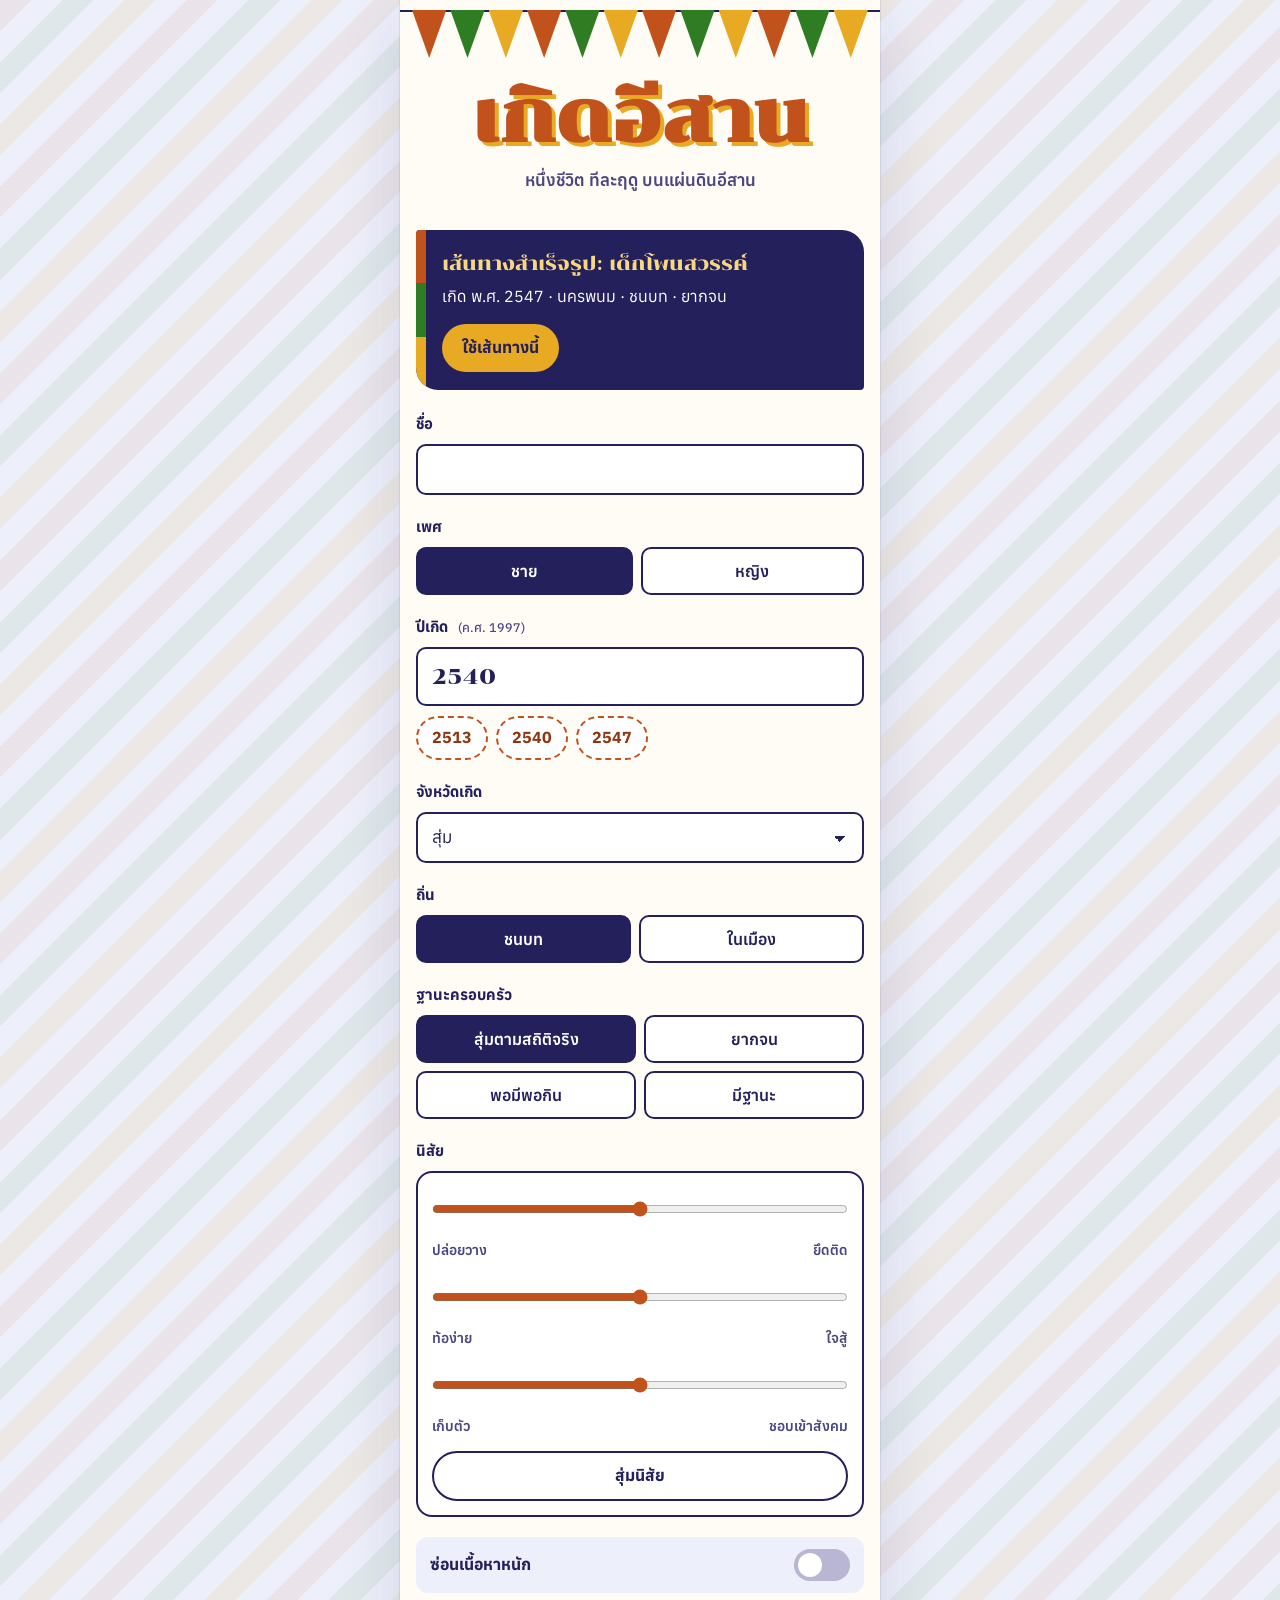
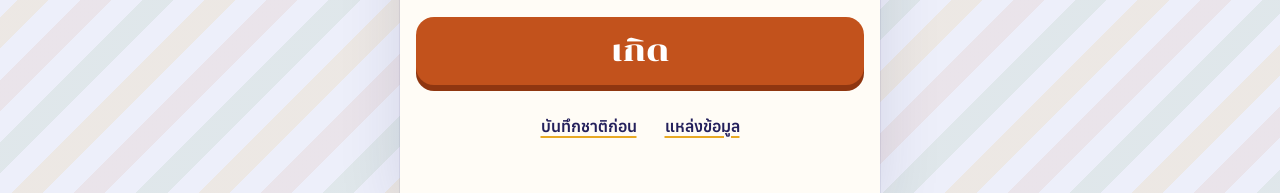
<file: mockups/ui-3-seasons.html>
<!doctype html>
<html lang="th">
<head>
<meta charset="utf-8">
<meta name="viewport" content="width=device-width, initial-scale=1">
<title>เกิดอีสาน</title>
<link rel="preconnect" href="https://fonts.googleapis.com">
<link rel="preconnect" href="https://fonts.gstatic.com" crossorigin>
<link href="https://fonts.googleapis.com/css2?family=Chonburi&family=Anuphan:wght@400;500;600;700&display=swap" rel="stylesheet">
<style>
:root{
  --dry:#C2521C;
  --dry-deep:#8F3610;
  --rice:#2E7D22;
  --rice-soft:#7CC16A;
  --gold:#E8A923;
  --gold-soft:#F7D77F;
  --ink:#24205C;
  --ink-2:#4A4680;
  --paper:#FFFCF6;
  --line:#E4DCCB;
  --sky:#EDEFFA;
  --display:"Chonburi",serif;
  --body:"Anuphan",system-ui,sans-serif;
}
*{box-sizing:border-box}
html{-webkit-text-size-adjust:100%}
body{
  margin:0;
  font-family:var(--body);
  font-size:16px;
  line-height:1.6;
  color:var(--ink);
  background-color:var(--sky);
  background-image:
    repeating-linear-gradient(135deg,rgba(194,82,28,.07) 0 22px,transparent 22px 44px,rgba(46,125,34,.07) 44px 66px,transparent 66px 88px,rgba(232,169,35,.1) 88px 110px,transparent 110px 132px);
  min-height:100vh;
}
.app{
  max-width:480px;
  margin:0 auto;
  min-height:100vh;
  background:var(--paper);
  box-shadow:0 0 0 1px rgba(36,32,92,.08),0 20px 60px rgba(36,32,92,.12);
  overflow-x:hidden;
}
[hidden]{display:none!important}
button,input,select{font:inherit;color:inherit}
:focus-visible{outline:3px solid var(--ink);outline-offset:3px;border-radius:6px}
.bunting{
  position:relative;
  display:flex;
  gap:4px;
  padding:10px 12px 0;
  height:58px;
}
.bunting::before{
  content:"";
  position:absolute;
  left:0;right:0;top:10px;
  height:2px;
  background:var(--ink);
}
.bunting span{
  flex:1;
  clip-path:polygon(0 0,100% 0,50% 100%);
}
.bunting span:nth-child(3n+1){background:var(--dry)}
.bunting span:nth-child(3n+2){background:var(--rice)}
.bunting span:nth-child(3n){background:var(--gold)}
.hero-a{padding:18px 20px 8px;text-align:center}
.title{
  font-family:var(--display);
  font-size:clamp(52px,16vw,72px);
  line-height:1.15;
  margin:0;
  color:var(--dry);
  text-shadow:4px 4px 0 var(--gold);
  letter-spacing:.01em;
}
.tagline{margin:8px auto 0;font-size:17px;font-weight:600;color:var(--ink-2);max-width:22em}
.wrap{padding:16px}
.preset{
  position:relative;
  margin:12px 0 22px;
  padding:18px 18px 18px 26px;
  background:var(--ink);
  color:#fff;
  border-radius:4px 22px 4px 22px;
  overflow:hidden;
}
.preset::before{
  content:"";
  position:absolute;
  left:0;top:0;bottom:0;width:10px;
  background:linear-gradient(var(--dry) 0 33.3%,var(--rice) 33.3% 66.6%,var(--gold) 66.6%);
}
.preset p{margin:0 0 14px;font-size:16px;line-height:1.65}
.preset b{font-family:var(--display);font-weight:400;font-size:19px;color:var(--gold-soft);display:block;margin-bottom:4px}
.btn{
  display:inline-flex;align-items:center;justify-content:center;
  min-height:48px;padding:10px 20px;
  border:0;border-radius:999px;
  font-weight:700;font-size:16px;
  cursor:pointer;
  text-align:center;
}
.btn-gold{background:var(--gold);color:var(--ink)}
.btn-gold:hover{background:var(--gold-soft)}
.preset .btn:focus-visible{outline-color:#fff}
.field{margin:0 0 20px;border:0;padding:0;min-width:0}
.field>legend,.field>label.lab,.lab{
  display:block;
  font-weight:700;
  font-size:15px;
  margin:0 0 8px;
  padding:0;
  color:var(--ink);
}
.lab small{font-weight:500;color:var(--ink-2);margin-left:6px}
.text,.select,.num{
  width:100%;
  min-height:48px;
  padding:10px 14px;
  border:2px solid var(--ink);
  border-radius:10px;
  background:#fff;
  font-size:17px;
}
.select{appearance:none;background-image:linear-gradient(45deg,transparent 50%,var(--ink) 50%),linear-gradient(135deg,var(--ink) 50%,transparent 50%);background-position:calc(100% - 22px) 52%,calc(100% - 16px) 52%;background-size:6px 6px;background-repeat:no-repeat;padding-right:40px}
.seg{display:flex;flex-wrap:wrap;gap:8px}
.seg label{position:relative;flex:1 1 auto}
.seg input{position:absolute;opacity:0;inset:0;margin:0;cursor:pointer}
.seg span{
  display:flex;align-items:center;justify-content:center;
  min-height:48px;padding:8px 14px;
  border:2px solid var(--ink);
  border-radius:10px;
  font-weight:600;
  background:#fff;
  text-align:center;
  line-height:1.3;
}
.seg input:checked+span{background:var(--ink);color:#fff}
.seg input:focus-visible+span{outline:3px solid var(--dry);outline-offset:3px}
.seg.wide label{flex:1 1 calc(50% - 4px)}
.yearrow{display:flex;gap:10px;align-items:center;flex-wrap:wrap}
.yearrow .num{flex:1 1 140px;font-family:var(--display);font-size:22px;letter-spacing:.04em}
.chips{display:flex;gap:8px;margin-top:10px;flex-wrap:wrap}
.chip{
  min-height:44px;min-width:72px;padding:6px 14px;
  border:2px dashed var(--dry);
  background:#fff;
  color:var(--dry-deep);
  border-radius:999px;
  font-weight:700;
  cursor:pointer;
}
.chip:hover{background:#FCE9DE}
.traits{
  background:#fff;
  border:2px solid var(--ink);
  border-radius:16px;
  padding:14px 14px 6px;
}
.trait{margin-bottom:14px}
.trait input[type=range]{width:100%;height:44px;margin:0;accent-color:var(--dry);cursor:pointer}
.ends{display:flex;justify-content:space-between;gap:12px;font-size:14px;font-weight:600;color:var(--ink-2)}
.ends span:last-child{text-align:right}
.btn-line{background:#fff;border:2px solid var(--ink);color:var(--ink);width:100%;margin-bottom:8px}
.btn-line:hover{background:var(--sky)}
.toggle{
  display:flex;align-items:center;justify-content:space-between;gap:16px;
  min-height:56px;padding:8px 14px;
  border-radius:12px;
  background:var(--sky);
  font-weight:700;
  cursor:pointer;
  margin-bottom:24px;
}
.toggle input{
  appearance:none;
  flex:none;
  width:56px;height:32px;
  border-radius:999px;
  background:#B9B6D3;
  position:relative;
  cursor:pointer;
  margin:0;
  transition:background .2s;
}
.toggle input::after{
  content:"";
  position:absolute;top:4px;left:4px;
  width:24px;height:24px;border-radius:50%;
  background:#fff;
  transition:transform .2s;
}
.toggle input:checked{background:var(--rice)}
.toggle input:checked::after{transform:translateX(24px)}
.btn-born{
  width:100%;
  min-height:68px;
  font-family:var(--display);
  font-weight:400;
  font-size:30px;
  background:var(--dry);
  color:#fff;
  border-radius:18px 18px 18px 18px;
  box-shadow:0 6px 0 var(--dry-deep);
}
.btn-born:hover{background:#B04614}
.btn-born:active{transform:translateY(4px);box-shadow:0 2px 0 var(--dry-deep)}
.foot{display:flex;justify-content:center;gap:4px;flex-wrap:wrap;padding:20px 0 28px}
.link{
  background:none;border:0;cursor:pointer;
  min-height:44px;padding:8px 12px;
  color:var(--ink);
  font-weight:600;
  text-decoration:underline;
  text-underline-offset:4px;
  text-decoration-thickness:2px;
  text-decoration-color:var(--gold);
}
.topnav{display:flex;justify-content:flex-start;padding:4px 8px 0}
.topnav .link{font-size:14px}
.hdr{
  margin:0 12px;
  padding:14px 16px 16px;
  background:var(--ink);
  color:#fff;
  border-radius:20px 20px 0 0;
}
.hdr-year{display:flex;align-items:baseline;gap:10px;flex-wrap:wrap}
.hdr-year strong{font-family:var(--display);font-weight:400;font-size:clamp(30px,9vw,40px);line-height:1.2;color:var(--gold-soft)}
.hdr-year span{font-size:15px;color:#D6D4F0}
.hdr-row{display:flex;flex-wrap:wrap;gap:8px;margin-top:8px;align-items:center}
.pill{
  display:inline-flex;align-items:center;
  min-height:32px;padding:3px 12px;
  border-radius:999px;
  font-weight:700;font-size:15px;
  line-height:1.35;
}
.pill-age{background:#fff;color:var(--ink)}
.pill-season{background:var(--gold);color:var(--ink)}
.where{margin:10px 0 0;font-size:15px;color:#E6E4F7;line-height:1.55}
.strip-box{
  margin:0 12px;
  padding:14px 0 12px;
  background:linear-gradient(#FFF1D6,#FFFCF6);
  border:2px solid var(--ink);
  border-top:0;
  border-radius:0 0 20px 20px;
}
.strip{
  position:relative;
  display:flex;
  align-items:flex-start;
  gap:5px;
  padding:6px 14px 4px;
  overflow-x:auto;
  scroll-snap-type:x proximity;
  scrollbar-width:thin;
}
.strip::before{
  content:"";
  position:absolute;
  left:0;top:6px;
  height:3px;
  width:var(--rope,100%);
  background:var(--ink);
  border-radius:2px;
}
.cell{
  position:relative;
  flex:none;
  width:38px;
  height:118px;
  clip-path:polygon(0 0,100% 0,100% 84%,50% 100%,0 84%);
  scroll-snap-align:center;
  display:flex;
  flex-direction:column;
}
.cell i{flex:1;display:block}
.cell .d{background:var(--dry)}
.cell .r{background:var(--rice)}
.cell .h{background:var(--gold)}
.cell b{
  position:absolute;left:0;right:0;top:6px;
  text-align:center;
  font-family:var(--display);
  font-weight:400;
  font-size:15px;
  color:#fff;
  text-shadow:0 1px 0 rgba(0,0,0,.35);
}
.cell.season{width:50px;height:142px}
.cell.season.d{background:var(--dry)}
.cell.season.r{background:var(--rice)}
.cell.season.h{background:var(--gold)}
.cell.season.h b{color:var(--ink);text-shadow:none}
.cell.now{
  width:62px;height:168px;
  animation:sway 2.6s ease-in-out infinite;
  transform-origin:top center;
}
.cell.now::after{
  content:"";
  position:absolute;left:50%;bottom:30px;
  width:16px;height:16px;margin-left:-8px;
  border-radius:50%;
  background:var(--ink);
  box-shadow:0 0 0 5px #fff;
}
.cell.future{
  background:repeating-linear-gradient(180deg,#EFE6D2 0 6px,#F8F2E4 6px 12px);
  opacity:.75;
}
.cell.future:nth-last-child(-n+3){opacity:.4}
.cell.future:last-child{opacity:.22}
@keyframes sway{0%,100%{transform:rotate(-1.6deg)}50%{transform:rotate(1.6deg)}}
@media (prefers-reduced-motion:reduce){.cell.now{animation:none}}
.legend{display:flex;justify-content:center;flex-wrap:wrap;gap:6px 16px;margin:8px 12px 0;padding:0;list-style:none;font-size:14px;font-weight:600}
.legend li{display:flex;align-items:center;gap:6px}
.legend i{width:14px;height:14px;border-radius:3px;display:block}
.panel{
  margin:16px 12px 0;
  padding:14px 12px 12px;
  border-radius:16px;
  background:#fff;
  border:2px solid var(--line);
}
.gauges{display:grid;grid-template-columns:repeat(4,minmax(0,1fr));gap:6px;margin:0;padding:0;list-style:none}
.gauge{text-align:center;min-width:0}
.dial{
  --c:var(--rice);
  width:62px;height:62px;
  margin:0 auto 4px;
  border-radius:50%;
  background:conic-gradient(from 225deg,var(--c) calc(var(--v)*.75%),#ECE7DA 0 75%,transparent 0);
  display:grid;place-items:center;
  position:relative;
}
.dial::before{
  content:"";
  position:absolute;inset:8px;
  border-radius:50%;
  background:#fff;
}
.dial span{position:relative;font-family:var(--display);font-size:19px;line-height:1}
.gauge small{display:block;font-size:13px;font-weight:600;line-height:1.3;color:var(--ink-2);overflow-wrap:anywhere}
.money{
  display:flex;align-items:center;justify-content:space-between;gap:10px;flex-wrap:wrap;
  margin-top:12px;padding:10px 12px;
  border-radius:10px;
  background:var(--sky);
}
.money span{font-weight:700;font-size:15px}
.money strong{font-family:var(--display);font-weight:400;font-size:22px;letter-spacing:.02em}
.money strong small{font-family:var(--body);font-size:14px;font-weight:600;margin-left:4px}
.cond{
  display:inline-flex;align-items:center;gap:8px;
  margin-top:10px;
  min-height:36px;padding:4px 14px 4px 6px;
  border-radius:999px;
  background:#FCE9DE;
  color:var(--dry-deep);
  font-weight:700;font-size:15px;
  line-height:1.35;
}
.cond::before{
  content:"";
  flex:none;
  width:24px;height:24px;border-radius:50%;
  background:conic-gradient(var(--dry) 0 66%,#F2C4AA 0);
}
.card{
  position:relative;
  margin:18px 12px 0;
  padding:0 18px 18px;
  border-radius:4px 28px 4px 4px;
  overflow:hidden;
}
.card .tag{
  display:inline-block;
  margin:0 0 12px -18px;
  padding:6px 18px 6px 18px;
  font-family:var(--display);
  font-size:16px;
  line-height:1.4;
  border-radius:0 0 18px 0;
}
.card h2{
  font-family:var(--display);
  font-weight:400;
  font-size:clamp(21px,6vw,25px);
  line-height:1.45;
  margin:0 0 6px;
}
.card time{display:block;font-weight:700;font-size:15px;margin-bottom:8px}
.card p{margin:0;font-size:16.5px;line-height:1.75}
.world{background:var(--gold);color:var(--ink)}
.world .tag{background:var(--ink);color:var(--gold-soft)}
.world::after{
  content:"";
  position:absolute;right:-30px;top:-30px;
  width:110px;height:110px;border-radius:50%;
  border:16px solid rgba(255,255,255,.35);
  pointer-events:none;
}
.world .src{margin:6px 0 -8px -12px;color:var(--ink);text-decoration-color:var(--ink)}
.mine{background:var(--dry);color:#fff}
.mine .tag{background:#fff;color:var(--dry-deep)}
.mine p{font-size:18px;font-weight:500}
.choices{display:flex;flex-direction:column;gap:10px;margin:14px 12px 0}
.choice{
  display:flex;align-items:center;gap:12px;
  width:100%;
  min-height:60px;
  padding:12px 16px 12px 12px;
  text-align:left;
  background:#fff;
  border:2px solid var(--ink);
  border-radius:14px;
  font-size:17px;font-weight:600;line-height:1.45;
  cursor:pointer;
  box-shadow:0 4px 0 var(--ink);
  transition:transform .12s,box-shadow .12s,background .12s;
}
.choice::before{
  content:"";
  flex:none;
  width:12px;align-self:stretch;
  border-radius:6px;
  background:linear-gradient(var(--dry),var(--gold));
}
.choice:hover{background:#FFF6E2}
.choice:active{transform:translateY(3px);box-shadow:0 1px 0 var(--ink)}
.choice[aria-pressed=true]{background:var(--ink);color:#fff;transform:translateY(3px);box-shadow:0 1px 0 var(--ink)}
.choice[aria-pressed=true]::before{background:var(--gold)}
.choices.done .choice[aria-pressed=false]{opacity:.45}
.result{margin:16px 12px 0;display:flex;flex-wrap:wrap;gap:8px;list-style:none;padding:0}
.result li{
  min-height:38px;
  display:inline-flex;align-items:center;
  padding:5px 14px;
  border-radius:8px;
  font-weight:700;font-size:16px;
  animation:pop .35s ease-out both;
}
.result li:nth-child(2){animation-delay:.08s}
.result li:nth-child(3){animation-delay:.16s}
.down{background:#FCE9DE;color:var(--dry-deep);border:2px solid var(--dry)}
.up{background:#E3F2DD;color:#1F5A16;border:2px solid var(--rice)}
.cnd{background:#FFF1CC;color:#6A4A00;border:2px solid var(--gold)}
@keyframes pop{from{opacity:0;transform:scale(.8)}to{opacity:1;transform:none}}
@media (prefers-reduced-motion:reduce){.result li{animation:none}}
.actions{display:flex;flex-direction:column;gap:10px;margin:18px 12px 0}
.btn-go{
  min-height:58px;
  font-family:var(--display);font-weight:400;font-size:24px;
  background:var(--rice);color:#fff;
  border-radius:16px;
  box-shadow:0 5px 0 #1D5214;
}
.btn-go:hover{background:#266A1B}
.btn-skip{background:#fff;border:2px solid var(--ink);color:var(--ink);border-radius:16px}
.btn-skip:hover{background:var(--sky)}
.menu{display:flex;justify-content:center;flex-wrap:wrap;gap:4px;padding:16px 0 28px}
</style>
</head>
<body>
<div class="app">

<section id="screenA" aria-labelledby="gameTitle">
  <div class="bunting" aria-hidden="true"><span></span><span></span><span></span><span></span><span></span><span></span><span></span><span></span><span></span><span></span><span></span><span></span></div>
  <header class="hero-a">
    <h1 class="title" id="gameTitle">เกิดอีสาน</h1>
    <p class="tagline">หนึ่งชีวิต ทีละฤดู บนแผ่นดินอีสาน</p>
  </header>

  <div class="wrap">
    <div class="preset">
      <p><b>เส้นทางสำเร็จรูป: เด็กโพนสวรรค์</b>เกิด พ.ศ. 2547 · นครพนม · ชนบท · ยากจน</p>
      <button type="button" class="btn btn-gold" id="usePreset">ใช้เส้นทางนี้</button>
    </div>

    <form id="birthForm" novalidate>
      <div class="field">
        <label class="lab" for="name">ชื่อ</label>
        <input class="text" id="name" name="name" type="text" autocomplete="off">
      </div>

      <fieldset class="field">
        <legend>เพศ</legend>
        <div class="seg">
          <label><input type="radio" name="sex" value="m" checked><span>ชาย</span></label>
          <label><input type="radio" name="sex" value="f"><span>หญิง</span></label>
        </div>
      </fieldset>

      <div class="field">
        <label class="lab" for="year">ปีเกิด <small id="ce">(ค.ศ. 1997)</small></label>
        <div class="yearrow">
          <input class="num" id="year" name="year" type="number" inputmode="numeric" value="2540" aria-describedby="ce">
        </div>
        <div class="chips">
          <button type="button" class="chip" data-year="2513">2513</button>
          <button type="button" class="chip" data-year="2540">2540</button>
          <button type="button" class="chip" data-year="2547">2547</button>
        </div>
      </div>

      <div class="field">
        <label class="lab" for="prov">จังหวัดเกิด</label>
        <select class="select" id="prov" name="prov">
          <option>สุ่ม</option><option>นครพนม</option><option>สกลนคร</option><option>มหาสารคาม</option><option>ขอนแก่น</option><option>อุดรธานี</option><option>อุบลราชธานี</option><option>นครราชสีมา</option><option>บุรีรัมย์</option><option>สุรินทร์</option><option>ศรีสะเกษ</option><option>ร้อยเอ็ด</option><option>กาฬสินธุ์</option><option>ชัยภูมิ</option><option>เลย</option><option>หนองคาย</option><option>ยโสธร</option><option>มุกดาหาร</option><option>หนองบัวลำภู</option><option>อำนาจเจริญ</option><option>บึงกาฬ</option>
        </select>
      </div>

      <fieldset class="field">
        <legend>ถิ่น</legend>
        <div class="seg">
          <label><input type="radio" name="area" value="rural" checked><span>ชนบท</span></label>
          <label><input type="radio" name="area" value="city"><span>ในเมือง</span></label>
        </div>
      </fieldset>

      <fieldset class="field">
        <legend>ฐานะครอบครัว</legend>
        <div class="seg wide">
          <label><input type="radio" name="wealth" value="stat" checked><span>สุ่มตามสถิติจริง</span></label>
          <label><input type="radio" name="wealth" value="poor"><span>ยากจน</span></label>
          <label><input type="radio" name="wealth" value="mid"><span>พอมีพอกิน</span></label>
          <label><input type="radio" name="wealth" value="rich"><span>มีฐานะ</span></label>
        </div>
      </fieldset>

      <fieldset class="field">
        <legend>นิสัย</legend>
        <div class="traits">
          <div class="trait">
            <input type="range" min="0" max="100" value="50" aria-label="ปล่อยวาง ↔ ยึดติด" class="tr">
            <div class="ends" aria-hidden="true"><span>ปล่อยวาง</span><span>ยึดติด</span></div>
          </div>
          <div class="trait">
            <input type="range" min="0" max="100" value="50" aria-label="ท้อง่าย ↔ ใจสู้" class="tr">
            <div class="ends" aria-hidden="true"><span>ท้อง่าย</span><span>ใจสู้</span></div>
          </div>
          <div class="trait">
            <input type="range" min="0" max="100" value="50" aria-label="เก็บตัว ↔ ชอบเข้าสังคม" class="tr">
            <div class="ends" aria-hidden="true"><span>เก็บตัว</span><span>ชอบเข้าสังคม</span></div>
          </div>
          <button type="button" class="btn btn-line" id="randTraits">สุ่มนิสัย</button>
        </div>
      </fieldset>

      <label class="toggle">ซ่อนเนื้อหาหนัก<input type="checkbox" role="switch"></label>

      <button type="submit" class="btn btn-born">เกิด</button>
    </form>

    <nav class="foot">
      <button type="button" class="link">บันทึกชาติก่อน</button>
      <button type="button" class="link">แหล่งข้อมูล</button>
    </nav>
  </div>
</section>

<section id="screenB" hidden aria-label="พ.ศ. 2554">
  <div class="topnav"><button type="button" class="link" id="back">กลับหน้าเริ่ม</button></div>

  <header class="hdr">
    <div class="hdr-year"><strong>พ.ศ. 2554</strong><span>(ค.ศ. 2011)</span></div>
    <div class="hdr-row">
      <span class="pill pill-age">อายุ 7 ปี</span>
      <span class="pill pill-season">หน้าเกี่ยว (ต.ค.–ธ.ค.)</span>
    </div>
    <p class="where">อ.โพนสวรรค์ จ.นครพนม · นักเรียน ป.2 · อยู่กับยาย</p>
  </header>

  <div class="strip-box">
    <div class="strip" id="strip"></div>
    <ul class="legend">
      <li><i style="background:var(--dry)"></i>หน้าแล้ง</li>
      <li><i style="background:var(--rice)"></i>หน้านา</li>
      <li><i style="background:var(--gold)"></i>หน้าเกี่ยว</li>
    </ul>
  </div>

  <div class="panel">
    <ul class="gauges">
      <li class="gauge"><div class="dial" style="--v:78"><span>78</span></div><small>สุขภาพ</small></li>
      <li class="gauge"><div class="dial" style="--v:64;--c:var(--gold)"><span>64</span></div><small>ความสุข</small></li>
      <li class="gauge"><div class="dial" style="--v:31;--c:var(--dry)"><span>31</span></div><small>ความรู้</small></li>
      <li class="gauge"><div class="dial" style="--v:70;--c:var(--ink-2)"><span>70</span></div><small>ความสัมพันธ์</small></li>
    </ul>
    <div class="money"><span>เงินในบ้าน</span><strong>3,200<small>บาท</small></strong></div>
    <span class="cond">คิดถึงแม่ (อีก 2 ฤดู)</span>
  </div>

  <article class="card world">
    <span class="tag">เรื่องจริงปีนี้</span>
    <h2>เปิดสะพานมิตรภาพไทย–ลาว แห่งที่ 3 (นครพนม–คำม่วน)</h2>
    <time datetime="2011-11-11">11 พฤศจิกายน 2554</time>
    <p>สะพานข้ามแม่น้ำโขงแห่งใหม่เปิดใช้ คนนครพนมข้ามไปฝั่งลาวได้ง่ายขึ้น ตลาดริมโขงคึกคัก ครูพานักเรียนทั้งห้องไปยืนดูสะพานจากริมฝั่ง</p>
    <button type="button" class="link src">ที่มา</button>
  </article>

  <article class="card mine">
    <span class="tag">เรื่องของเจ้า</span>
    <p>แม่โทรมาจากกรุงเทพฯ น้ำท่วมโรงงาน งานหยุดมาเดือนกว่าแล้ว แม่ว่าปีใหม่นี้อาจบ่มีเงินกลับบ้าน</p>
  </article>

  <div class="choices" id="choices">
    <button type="button" class="choice" aria-pressed="false">บอกแม่ว่าบ่เป็นหยัง หนูอยู่กับยายได้</button>
    <button type="button" class="choice" aria-pressed="false">ร้องไห้ ขอให้แม่กลับมา</button>
    <button type="button" class="choice" aria-pressed="false">ถามแม่ว่าหนูไปอยู่กรุงเทพฯ นำได้บ่</button>
  </div>

  <div id="after" hidden>
    <ul class="result" aria-live="polite">
      <li class="down">ความสุข −6</li>
      <li class="up">ความสัมพันธ์ +3</li>
      <li class="cnd">คิดถึงแม่ +1 ฤดู</li>
    </ul>
    <div class="actions">
      <button type="button" class="btn btn-go">ไปต่อ</button>
      <button type="button" class="btn btn-skip">ข้ามไปเรื่องสำคัญถัดไป</button>
    </div>
  </div>

  <nav class="menu">
    <button type="button" class="link">บันทึกชีวิต</button>
    <button type="button" class="link">แหล่งข้อมูล</button>
  </nav>
</section>

</div>
<script>
const $ = s => document.querySelector(s);
const A = $('#screenA'), B = $('#screenB'), strip = $('#strip');
const years = ['drh','rdh','hdr','drh','rhd','dhr','drh'];
strip.innerHTML =
  years.map((y, i) => `<div class="cell" aria-hidden="true">${[...y].map(c => `<i class="${c}"></i>`).join('')}<b>${i}</b></div>`).join('') +
  [['d','หน้าแล้ง'],['r','หน้านา'],['h','หน้าเกี่ยว']].map(([c, t], i) => `<div class="cell season ${c}${i === 2 ? ' now' : ''}" role="img" aria-label="อายุ 7 ปี ${t}"><b>7</b></div>`).join('') +
  '<div class="cell future" aria-hidden="true"></div>'.repeat(8);
function show(el) {
  A.hidden = el !== A; B.hidden = el !== B;
  scrollTo(0, 0);
  if (el === B) {
    strip.style.setProperty('--rope', strip.scrollWidth + 'px');
    $('.cell.now').scrollIntoView({inline: 'center', block: 'nearest'});
  }
}
$('#birthForm').addEventListener('submit', e => { e.preventDefault(); show(B); });
$('#back').addEventListener('click', () => show(A));
const year = $('#year');
const syncCE = () => { $('#ce').textContent = `(ค.ศ. ${(+year.value || 0) - 543})`; };
year.addEventListener('input', syncCE);
document.querySelectorAll('[data-year]').forEach(b => b.addEventListener('click', () => { year.value = b.dataset.year; syncCE(); }));
$('#randTraits').addEventListener('click', () => document.querySelectorAll('.tr').forEach(r => r.value = Math.floor(Math.random() * 101)));
$('#usePreset').addEventListener('click', () => {
  year.value = 2547; syncCE();
  $('#prov').value = 'นครพนม';
  $('[name=area][value=rural]').checked = true;
  $('[name=wealth][value=poor]').checked = true;
  $('#name').focus();
});
$('#choices').addEventListener('click', e => {
  const c = e.target.closest('.choice');
  if (!c) return;
  document.querySelectorAll('.choice').forEach(b => b.setAttribute('aria-pressed', b === c));
  $('#choices').classList.add('done');
  $('#after').hidden = false;
  $('#after').scrollIntoView({behavior: 'smooth', block: 'nearest'});
});
</script>
</body>
</html>
</file>
<file: work/ki-preview/css/base.css>
:root{
  --dry:#C2521C;
  --dry-deep:#8F3610;
  --dry-soft:#F6D9C6;
  --rice:#2E7D22;
  --rice-deep:#1D5214;
  --rice-soft:#DCEFD3;
  --gold:#E8A923;
  --gold-deep:#8A5D00;
  --gold-soft:#F7D77F;
  --ink:#24205C;
  --ink-2:#4A4680;
  --ink-3:#77739F;
  --khram:#2F3C7E;
  --paper:#FFFCF6;
  --paper-2:#FBF3E4;
  --paper-glass:rgba(255,252,246,.9);
  --line:#E4DCCB;
  --line-2:#D3C7AE;
  --seal:#B23A1E;
  --up:#1F5A16;
  --down:#8F3610;
  --display:"Chonburi",system-ui,"Noto Sans Thai",Thonburi,"Leelawadee UI",sans-serif;
  --body:"Anuphan",system-ui,"Noto Sans Thai",Thonburi,"Leelawadee UI",sans-serif;
  --fs-0:13px;
  --fs-1:15px;
  --fs-2:17px;
  --fs-3:21px;
  --fs-4:26px;
  --fs-5:33px;
  --fs-6:41px;
  --lh-body:1.7;
  --lh-tight:1.35;
  --r-s:6px;
  --r-m:12px;
  --r-l:20px;
  --shadow-lift:0 1px 0 rgba(36,32,92,.06),0 10px 30px -12px rgba(36,32,92,.35);
  --shadow-press:0 4px 0 var(--ink);
  --season:var(--gold);
  --season-ink:var(--ink);
}
*,*::before,*::after{box-sizing:border-box}
html{-webkit-text-size-adjust:100%;text-size-adjust:100%}
body{
  margin:0;
  font-family:var(--body);
  font-size:var(--fs-2);
  line-height:var(--lh-body);
  color:var(--ink);
  background:var(--paper);
  overflow-x:hidden;
  min-height:100vh;
}
[hidden]{display:none!important}
h1,h2,h3,h4{font-family:var(--display);font-weight:400;line-height:var(--lh-tight);margin:0}
p{margin:0}
button,input,select,textarea{font:inherit;color:inherit}
a{color:inherit}
:focus-visible{outline:3px solid var(--dry);outline-offset:3px;border-radius:var(--r-s)}
abbr[title]{text-decoration:underline dotted var(--dry);text-underline-offset:4px;cursor:help}
.sr-only{position:absolute!important;width:1px;height:1px;padding:0;margin:-1px;overflow:hidden;clip:rect(0 0 0 0);white-space:nowrap;border:0}

.display{font-family:var(--display);font-weight:400}
.t-0{font-size:var(--fs-0)}
.t-1{font-size:var(--fs-1)}
.t-2{font-size:var(--fs-2)}
.t-3{font-size:var(--fs-3)}
.t-4{font-size:var(--fs-4)}
.t-5{font-size:var(--fs-5)}
.t-6{font-size:var(--fs-6)}
.muted{color:var(--ink-2)}

.btn{
  display:inline-flex;align-items:center;justify-content:center;gap:10px;
  min-height:48px;padding:10px 22px;
  border:2px solid var(--ink);border-radius:14px;
  background:#fff;color:var(--ink);
  font-weight:700;font-size:var(--fs-2);line-height:1.3;
  cursor:pointer;text-align:center;text-decoration:none;
  box-shadow:var(--shadow-press);
  transition:transform .12s ease,box-shadow .12s ease,background-color .15s ease;
  -webkit-tap-highlight-color:transparent;
}
.btn:hover{background:var(--paper-2)}
.btn:active{transform:translateY(3px);box-shadow:0 1px 0 var(--ink)}
.btn[disabled]{opacity:.45;cursor:not-allowed;transform:none;box-shadow:0 2px 0 var(--ink-3)}
.btn-primary{
  min-height:58px;padding:10px 28px;
  border-color:var(--rice-deep);
  background:var(--rice);color:#fff;
  font-family:var(--display);font-weight:400;font-size:var(--fs-4);
  box-shadow:0 5px 0 var(--rice-deep);
}
.btn-primary:hover{background:#286F1D}
.btn-primary:active{box-shadow:0 1px 0 var(--rice-deep)}
.btn-hot{border-color:var(--dry-deep);background:var(--dry);color:#fff;box-shadow:0 5px 0 var(--dry-deep)}
.btn-hot:hover{background:#B04614}
.btn-quiet{border-color:transparent;background:transparent;box-shadow:none;text-decoration:underline;text-decoration-color:var(--gold);text-decoration-thickness:2px;text-underline-offset:5px}
.btn-quiet:hover{background:rgba(36,32,92,.06)}
.btn-quiet:active{transform:none;box-shadow:none}

.choice{
  position:relative;
  display:flex;align-items:center;gap:14px;
  width:100%;min-height:60px;
  padding:12px 18px 12px 12px;
  border:2px solid var(--ink);border-radius:14px;
  background:#fff;color:var(--ink);
  font-size:var(--fs-2);font-weight:600;line-height:1.45;text-align:left;
  cursor:pointer;
  box-shadow:var(--shadow-press);
  transition:transform .12s ease,box-shadow .12s ease,background-color .15s ease,opacity .2s ease;
}
.choice::before{
  content:"";flex:none;align-self:stretch;width:12px;border-radius:6px;
  background:linear-gradient(var(--dry),var(--gold));
}
.choice:hover{background:#FFF6E2}
.choice:active{transform:translateY(3px);box-shadow:0 1px 0 var(--ink)}
.choice[aria-pressed=true]{background:var(--ink);color:#fff;transform:translateY(3px);box-shadow:0 1px 0 var(--ink)}
.choice[aria-pressed=true]::before{background:var(--gold)}
.choice-tag{
  margin-left:auto;flex:none;
  padding:2px 10px;border-radius:999px;
  background:var(--gold-soft);color:var(--gold-deep);
  font-size:var(--fs-0);font-weight:700;
}
.choices{display:flex;flex-direction:column;gap:12px}
.choices.done .choice[aria-pressed=false]{opacity:.45}

.chip{
  display:inline-flex;align-items:center;gap:6px;
  min-height:32px;padding:3px 12px;
  border-radius:999px;
  background:#fff;color:var(--ink);
  font-weight:700;font-size:var(--fs-1);line-height:1.35;
  white-space:nowrap;
}
.chip-ink{background:var(--ink);color:#fff}
.chip-season{background:var(--season);color:var(--season-ink)}
.chip-future{background:repeating-linear-gradient(135deg,#EFE6D2 0 6px,#F8F2E4 6px 12px);color:var(--ink-2);border:1px dashed var(--ink-3)}
.chip-cond{
  min-height:36px;padding:4px 14px 4px 6px;
  background:var(--dry-soft);color:var(--dry-deep);
}
.chip-cond::before{
  content:"";flex:none;width:24px;height:24px;border-radius:50%;
  background:conic-gradient(var(--dry) 0 calc(var(--left,.5)*100%),#F2C4AA 0);
}

.khit{
  --k1:var(--khram);
  --k2:var(--gold);
  --k3:var(--dry);
  height:14px;
  background:
    linear-gradient(var(--k1),var(--k1)) top/100% 2px no-repeat,
    linear-gradient(var(--k1),var(--k1)) bottom/100% 2px no-repeat,
    radial-gradient(circle at 0 50%,var(--k2) 0 2px,transparent 2.5px) 0 0/16px 100% repeat-x,
    conic-gradient(from 45deg,var(--k1) 25%,transparent 0 50%,var(--k1) 0 75%,transparent 0) 0 0/16px 100% repeat-x;
}
.khit-dry{--k1:var(--dry-deep);--k2:var(--gold-soft)}
.khit-rice{--k1:var(--rice-deep);--k2:var(--gold-soft)}
.mudmee{
  --m1:var(--khram);
  --m2:#E9E2F4;
  --m3:var(--gold);
  width:12px;
  background:
    radial-gradient(circle at 50% 0,var(--m3) 0 2px,transparent 2.5px) 0 0/100% 18px repeat-y,
    conic-gradient(from -45deg at 50% 50%,var(--m2) 25%,transparent 0) 0 9px/100% 18px repeat-y,
    var(--m1);
}
.zigzag{
  height:10px;
  background:
    linear-gradient(135deg,var(--z,var(--gold)) 25%,transparent 25%) -5px 0/10px 10px repeat-x,
    linear-gradient(225deg,var(--z,var(--gold)) 25%,transparent 25%) -5px 0/10px 10px repeat-x;
}

.panel{
  position:relative;
  background:var(--paper-glass);
  border:1px solid rgba(36,32,92,.12);
  border-radius:var(--r-l);
  box-shadow:var(--shadow-lift);
  -webkit-backdrop-filter:blur(10px) saturate(1.1);
  backdrop-filter:blur(10px) saturate(1.1);
}

.card{
  position:relative;
  border-radius:4px 22px 4px 4px;
  overflow:hidden;
  box-shadow:var(--shadow-lift);
}
.card-body{padding:16px 20px 20px}
.card h2,.card-title{font-size:clamp(20px,2.2vw + 12px,25px);line-height:1.45;margin:0 0 8px}
.card p{font-size:var(--fs-2);line-height:1.75}
.card-meta{display:flex;flex-wrap:wrap;align-items:center;gap:6px 12px;margin:0 0 6px;font-size:var(--fs-1);font-weight:700}
.card-foot{display:flex;flex-wrap:wrap;align-items:center;gap:8px;margin-top:12px}

.card-real{
  background:
    linear-gradient(rgba(255,255,255,.55),rgba(255,255,255,0) 40%),
    repeating-linear-gradient(0deg,rgba(138,93,0,.035) 0 1px,transparent 1px 28px),
    #FFF8E8;
  color:var(--ink);
  border:1px solid #E9D9B4;
}
.card-real .khit{--k1:var(--ink);--k2:var(--gold)}
.card-real .card-body{padding-right:clamp(20px,22%,120px)}
.card-real .card-kicker{
  display:inline-block;margin:0 0 6px;
  font-size:var(--fs-1);font-weight:700;color:var(--gold-deep);
}
.stamp{
  position:absolute;top:26px;right:14px;
  display:grid;place-items:center;
  width:92px;height:92px;
  border-radius:50%;
  color:var(--seal);
  border:3px solid currentColor;
  box-shadow:inset 0 0 0 4px #FFF8E8,inset 0 0 0 6px currentColor;
  font-family:var(--display);font-size:18px;line-height:1.1;text-align:center;
  transform:rotate(-12deg);
  opacity:.82;
  mix-blend-mode:multiply;
  pointer-events:none;
  -webkit-mask-image:radial-gradient(circle at 30% 35%,#000 55%,rgba(0,0,0,.75) 70%,#000 85%);
  mask-image:radial-gradient(circle at 30% 35%,#000 55%,rgba(0,0,0,.75) 70%,#000 85%);
}
.stamp small{display:block;font-family:var(--body);font-size:11px;font-weight:700;margin-top:2px}
.src-link{
  display:inline-flex;align-items:center;gap:6px;
  min-height:44px;padding:6px 4px;
  font-weight:700;color:var(--ink);
  text-decoration:underline;text-decoration-color:var(--gold);text-decoration-thickness:2px;text-underline-offset:5px;
}

.card-story{
  display:grid;grid-template-columns:12px minmax(0,1fr);
  background:
    radial-gradient(120% 80% at 100% 0,rgba(232,169,35,.18),transparent 60%),
    linear-gradient(160deg,#2C2768,#1E1A4E);
  color:#F4F1FF;
  border-radius:22px 4px 22px 4px;
}
.card-story .card-body{padding:18px 20px 20px}
.card-story .card-kicker{display:block;margin:0 0 6px;font-size:var(--fs-1);font-weight:700;color:var(--gold-soft)}
.card-story h2{color:#fff}
.card-story p{font-size:18px;font-weight:500;color:#ECE9FF}
.card-story .choices{margin-top:16px}
.card-story .choice{border-color:#fff;box-shadow:0 4px 0 #0F0C33}
.card-story .choice:active{box-shadow:0 1px 0 #0F0C33}

.meters{display:grid;grid-template-columns:repeat(4,minmax(0,1fr));gap:8px;margin:0;padding:0;list-style:none}
.meter{text-align:center;min-width:0}
.dial{
  --c:var(--rice);
  position:relative;
  display:grid;place-items:center;
  width:var(--dial,62px);height:var(--dial,62px);
  margin:0 auto 4px;
  border-radius:50%;
  background:conic-gradient(from 225deg,var(--c) calc(var(--v)*.75%),#ECE7DA 0 75%,transparent 0);
  transition:--v .6s ease;
}
.dial::before{content:"";position:absolute;inset:8px;border-radius:50%;background:#fff}
.dial span{position:relative;font-family:var(--display);font-size:19px;line-height:1}
.meter small{display:block;font-size:var(--fs-0);font-weight:600;line-height:1.3;color:var(--ink-2);overflow-wrap:anywhere}
.meter-health .dial{--c:var(--rice)}
.meter-happy .dial{--c:var(--gold)}
.meter-know .dial{--c:var(--dry)}
.meter-bond .dial{--c:var(--khram)}
@property --v{syntax:"<number>";inherits:true;initial-value:0}

.money{
  display:flex;align-items:baseline;justify-content:space-between;gap:10px;flex-wrap:wrap;
  padding:10px 14px;border-radius:var(--r-m);
  background:var(--paper-2);
}
.money span{font-weight:700;font-size:var(--fs-1)}
.money strong{font-family:var(--display);font-weight:400;font-size:var(--fs-3);letter-spacing:.02em;overflow-wrap:anywhere}

.turn-head{
  position:relative;
  padding:14px 18px 16px;
  border-radius:var(--r-l) var(--r-l) var(--r-m) var(--r-m);
  background:var(--ink);color:#fff;
  box-shadow:var(--shadow-lift);
  overflow:hidden;
}
.turn-head::after{
  content:"";position:absolute;left:0;right:0;bottom:0;height:6px;
  background:linear-gradient(90deg,var(--dry) 0 33.3%,var(--rice) 0 66.6%,var(--gold) 0);
}
.turn-year{display:flex;align-items:baseline;flex-wrap:wrap;gap:4px 12px}
.turn-year strong{font-family:var(--display);font-weight:400;font-size:clamp(30px,3vw + 18px,41px);line-height:1.2;color:var(--gold-soft)}
.turn-year span{font-size:var(--fs-1);color:#D6D4F0}
.turn-row{display:flex;flex-wrap:wrap;gap:8px;margin-top:8px}
.turn-where{margin-top:8px;font-size:var(--fs-1);color:#E6E4F7;line-height:1.55}

.strip{
  position:relative;
  display:flex;align-items:flex-start;gap:5px;
  padding:6px 14px 6px;
  overflow-x:auto;overscroll-behavior-x:contain;
  scroll-snap-type:x proximity;scrollbar-width:thin;
}
.strip::before{content:"";position:absolute;left:0;top:6px;height:3px;width:var(--rope,100%);min-width:100%;background:var(--ink);border-radius:2px}
.cell{
  position:relative;flex:none;
  display:flex;flex-direction:column;
  width:30px;height:92px;
  padding:0;border:0;
  clip-path:polygon(0 0,100% 0,100% 84%,50% 100%,0 84%);
  scroll-snap-align:center;
  background:none;cursor:pointer;
}
.cell i{flex:1;display:block}
.cell .s0,.cell.s0{background:var(--dry)}
.cell .s1,.cell.s1{background:var(--rice)}
.cell .s2,.cell.s2{background:var(--gold)}
.cell b{position:absolute;left:0;right:0;top:6px;text-align:center;font-family:var(--display);font-weight:400;font-size:13px;color:#fff;text-shadow:0 1px 0 rgba(0,0,0,.35)}
.cell.s2 b{color:var(--ink);text-shadow:none}
.cell.now{width:44px;height:120px;transform-origin:top center;animation:ki-sway 2.6s ease-in-out infinite}
.cell.now::after{content:"";position:absolute;left:50%;bottom:24px;width:14px;height:14px;margin-left:-7px;border-radius:50%;background:var(--ink);box-shadow:0 0 0 4px #fff}
.cell.future{background:repeating-linear-gradient(180deg,#EFE6D2 0 6px,#F8F2E4 6px 12px);opacity:.7;cursor:default}
.cell.future:nth-last-child(-n+3){opacity:.4}
.cell.future:last-child{opacity:.2}
.cell .pin{position:absolute;left:50%;bottom:16px;width:10px;height:10px;margin-left:-5px;border-radius:50%;background:#fff;box-shadow:0 0 0 2px var(--ink)}
@keyframes ki-sway{0%,100%{transform:rotate(-1.6deg)}50%{transform:rotate(1.6deg)}}
.legend{display:flex;flex-wrap:wrap;gap:4px 14px;margin:6px 0 0;padding:0;list-style:none;font-size:var(--fs-0);font-weight:600;color:var(--ink-2)}
.legend li{display:flex;align-items:center;gap:6px}
.legend i{display:block;width:12px;height:12px;border-radius:3px}

.deltas{display:flex;flex-wrap:wrap;gap:8px;margin:0;padding:0;list-style:none}
.deltas li{display:inline-flex;align-items:center;min-height:36px;padding:4px 12px;border-radius:8px;font-weight:700;font-size:var(--fs-1);animation:ki-pop .35s ease-out both}
.delta-up{background:var(--rice-soft);color:var(--up);border:2px solid var(--rice)}
.delta-down{background:var(--dry-soft);color:var(--down);border:2px solid var(--dry)}
.delta-cond{background:#FFF1CC;color:#6A4A00;border:2px solid var(--gold)}
@keyframes ki-pop{from{opacity:0;transform:scale(.8)}to{opacity:1;transform:none}}

.notice{
  display:flex;align-items:center;gap:12px;
  padding:12px 16px;border-radius:var(--r-m);
  background:#FFF1CC;color:#5A3E00;border:2px solid var(--gold);
  font-weight:600;
}
.placeholder{
  max-width:34rem;margin:0 auto;padding:28px 24px;text-align:center;
}
.placeholder h1{font-size:var(--fs-5);color:var(--dry);text-shadow:3px 3px 0 var(--gold-soft);margin-bottom:8px}
.placeholder p{color:var(--ink-2)}

@media (prefers-reduced-motion:reduce){
  .cell.now,.deltas li{animation:none}
  .btn,.choice{transition:none}
}
.no-motion .cell.now,.no-motion .deltas li{animation:none}
</file>
<file: work/ki-preview/css/layout.css>
#app{position:relative;z-index:2;min-height:100vh;min-height:100dvh}

.shell{
  --gap:12px;
  --bar-h:84px;
  display:grid;
  grid-template-columns:minmax(0,1fr);
  grid-template-areas:
    "head"
    "cards"
    "stats"
    "trail";
  gap:var(--gap);
  width:100%;
  max-width:640px;
  margin:0 auto;
  padding:0 12px calc(var(--bar-h) + 20px + env(safe-area-inset-bottom, 0px));
}
.slot-window{min-height:0}
.slot-head{grid-area:head;min-width:0}
.slot-stats{grid-area:stats;min-width:0}
.slot-trail{grid-area:trail;min-width:0}
.slot-cards{grid-area:cards;min-width:0;display:flex;flex-direction:column;gap:14px}
.slot-actions{min-width:0}

.shell .slot-window{height:220px;position:relative;margin:12px 0 16px}

.slot-actions{
  position:fixed;left:0;right:0;bottom:0;z-index:20;
  display:flex;gap:10px;align-items:center;
  padding:10px 12px calc(10px + env(safe-area-inset-bottom));
  background:linear-gradient(rgba(255,252,246,0),var(--paper) 30%);
}
.slot-actions .btn-primary{flex:1 1 auto;min-width:0}

.slot-stats.panel,.slot-trail.panel{padding:12px}
.slot-stats .meters{--dial:54px}
.slot-stats .money{margin-top:10px}
.slot-stats .stats-who{display:none}
.slot-trail .trail-extra{display:none}

@media (min-width:1024px){
  .shell{
    --gap:18px;
    max-width:none;
    height:100vh;height:100dvh;
    padding:18px;
    grid-template-columns:minmax(240px,32%) minmax(0,1fr);
    grid-template-rows:auto minmax(0,1fr) auto;
    grid-template-areas:
      "stats head"
      "stats cards"
      "trail actions";
  }
  .slot-cards{overflow-y:auto;overscroll-behavior:contain;padding:2px 6px 8px 2px;margin-right:-6px;scrollbar-width:thin}
  .slot-actions{grid-area:actions;position:static;padding:0;background:none}
  .slot-stats{min-height:0;max-height:100%;overflow-y:auto}
  .slot-trail{align-self:stretch;max-height:32vh;overflow-y:auto}
}

@media (min-width:1440px){
  .shell{
    --gap:22px;
    padding:22px;
    grid-template-columns:minmax(300px,340px) minmax(0,1fr) minmax(290px,330px);
    grid-template-rows:auto minmax(0,1fr) auto;
    grid-template-areas:
      "stats head    trail"
      "stats cards   trail"
      "stats actions trail";
  }
  .slot-head,.slot-cards,.slot-actions{width:100%;max-width:780px;justify-self:center}
  .slot-stats{align-self:stretch;max-height:100%;overflow-y:auto}
  .slot-stats .meters{grid-template-columns:repeat(2,minmax(0,1fr));gap:14px 8px;--dial:78px}
  .slot-stats .dial span{font-size:24px}
  .slot-stats .stats-who{display:block}
  .slot-trail{align-self:stretch;max-height:none;overflow-y:auto;display:flex;flex-direction:column;gap:14px}
  .slot-trail .trail-extra{display:block}
  .slot-trail .strip{flex-direction:column;align-items:center;overflow-x:hidden;overflow-y:auto;max-height:46vh;padding:14px 6px;scroll-snap-type:y proximity}
  .slot-trail .strip::before{left:6px;top:0;width:3px;height:var(--rope,100%);min-height:100%;min-width:0}
  .slot-trail .cell{width:92px;height:26px;clip-path:polygon(0 0,84% 0,100% 50%,84% 100%,0 100%);flex-direction:row}
  .slot-trail .cell b{top:0;bottom:0;right:auto;left:8px;display:flex;align-items:center}
  .slot-trail .cell.now{width:132px;height:38px;animation:none}
  .slot-trail .cell.now::after{left:auto;right:24px;top:50%;bottom:auto;margin:-7px 0 0}
}

.screen-placeholder{position:relative;z-index:2;min-height:100vh;display:grid;place-items:center;padding:24px 16px}
.screen-placeholder .panel{width:min(100%,34rem)}
@media (max-width:1023px){
  .shell{grid-template-areas:"head" "stats" "cards" "trail"}
  .slot-stats h3{margin:0 0 4px}
  .shell .slot-window{height:190px;margin:6px 0 8px}
  .slot-stats .stat-line{margin:4px 0 2px;min-height:0}
  .slot-stats progress{margin:0 0 4px}
  .slot-stats .money{margin:6px 0 0;padding:8px 12px}
  .slot-actions{display:grid;grid-template-columns:auto minmax(0,1fr) minmax(0,1.1fr);gap:8px}
  .slot-actions .btn{min-width:0;min-height:48px;padding:6px 10px;font-size:14px;line-height:1.25;white-space:normal}
  .slot-actions .btn-primary{font-size:20px;white-space:nowrap}
}
@media (min-width:700px) and (max-width:1023px){
  .shell{max-width:none;padding:16px 16px calc(var(--bar-h) + 20px);grid-template-columns:minmax(260px,42%) minmax(0,1fr);grid-template-rows:auto 1fr auto;grid-template-areas:"stats head" "stats cards" "trail trail";align-items:start}
  .slot-stats{position:sticky;top:16px;max-height:calc(100vh - var(--bar-h) - 32px);max-height:calc(100dvh - var(--bar-h) - 32px - env(safe-area-inset-bottom, 0px));overflow-y:auto;overscroll-behavior:contain;-webkit-overflow-scrolling:touch}
  .slot-actions{padding-left:16px;padding-right:16px}
}
@media (min-width:1024px) and (max-height:700px){
  .shell{height:auto;min-height:100vh;min-height:100dvh}
  .slot-stats,.slot-trail,.slot-cards{max-height:none;overflow:visible}
}
</file>
<file: work/ki-preview/css/scene.css>
@property --sky1{syntax:"<color>";inherits:true;initial-value:#6FA9D3}
@property --sky2{syntax:"<color>";inherits:true;initial-value:#CFE0D6}
@property --sky3{syntax:"<color>";inherits:true;initial-value:#F7CF7A}
@property --sun{syntax:"<color>";inherits:true;initial-value:#FFF8E0}
@property --glow{syntax:"<color>";inherits:true;initial-value:#FAC64E}
@property --cloud{syntax:"<color>";inherits:true;initial-value:#FFF6E6}
@property --cloud2{syntax:"<color>";inherits:true;initial-value:#F0CF9C}
@property --hill1{syntax:"<color>";inherits:true;initial-value:#A9B2C4}
@property --hill2{syntax:"<color>";inherits:true;initial-value:#8D9AA8}
@property --hill3{syntax:"<color>";inherits:true;initial-value:#6E7F6B}
@property --tree{syntax:"<color>";inherits:true;initial-value:#4E6B30}
@property --tree2{syntax:"<color>";inherits:true;initial-value:#364C20}
@property --palm{syntax:"<color>";inherits:true;initial-value:#354A24}
@property --trunk{syntax:"<color>";inherits:true;initial-value:#4E3B28}
@property --soil{syntax:"<color>";inherits:true;initial-value:#B88A4E}
@property --soil2{syntax:"<color>";inherits:true;initial-value:#96703C}
@property --bund{syntax:"<color>";inherits:true;initial-value:#8F8A44}
@property --rice{syntax:"<color>";inherits:true;initial-value:#DDAA34}
@property --rice2{syntax:"<color>";inherits:true;initial-value:#B9861F}
@property --grain{syntax:"<color>";inherits:true;initial-value:#F2CF6A}
@property --road{syntax:"<color>";inherits:true;initial-value:#CDAE78}
@property --thatch{syntax:"<color>";inherits:true;initial-value:#C49A55}
@property --river{syntax:"<color>";inherits:true;initial-value:#6E98B5}
@property --river2{syntax:"<color>";inherits:true;initial-value:#A9C3CE}
@property --haze{syntax:"<color>";inherits:true;initial-value:#F8DFA5}
@property --tint{syntax:"<color>";inherits:true;initial-value:#F8DFA5}
@property --asphalt{syntax:"<color>";inherits:true;initial-value:#8D8781}
@property --ground{syntax:"<color>";inherits:true;initial-value:#E9CF96}
@property --sun-y{syntax:"<number>";inherits:true;initial-value:-110}
@property --sun-s{syntax:"<number>";inherits:true;initial-value:1}
@property --sun-o{syntax:"<number>";inherits:true;initial-value:1}
@property --storm{syntax:"<number>";inherits:true;initial-value:0}
@property --cloud-o{syntax:"<number>";inherits:true;initial-value:.6}
@property --wet{syntax:"<number>";inherits:true;initial-value:.1}
@property --rice-h{syntax:"<number>";inherits:true;initial-value:1}
@property --grain-o{syntax:"<number>";inherits:true;initial-value:1}
@property --cracks{syntax:"<number>";inherits:true;initial-value:0}
@property --kite{syntax:"<number>";inherits:true;initial-value:0}
@property --egret{syntax:"<number>";inherits:true;initial-value:0}
@property --sheaf{syntax:"<number>";inherits:true;initial-value:1}
@property --lantern{syntax:"<number>";inherits:true;initial-value:1}
@property --haze-o{syntax:"<number>";inherits:true;initial-value:.45}
@property --mist{syntax:"<number>";inherits:true;initial-value:.5}
@property --heat{syntax:"<number>";inherits:true;initial-value:0}
@property --river-y{syntax:"<number>";inherits:true;initial-value:4}
@property --sandbar{syntax:"<number>";inherits:true;initial-value:0}
@property --birds{syntax:"<number>";inherits:true;initial-value:1}
@property --wetroad{syntax:"<number>";inherits:true;initial-value:0}

.ki-scene{
  position:fixed;inset:0;z-index:0;
  overflow:hidden;
  pointer-events:none;
  background:var(--paper);
  contain:strict;
  transition-property:--sky1,--sky2,--sky3,--sun,--glow,--cloud,--cloud2,--hill1,--hill2,--hill3,--tree,--tree2,--palm,--trunk,--soil,--soil2,--bund,--rice,--rice2,--grain,--road,--thatch,--river,--river2,--haze,--tint,--asphalt,--ground,--sun-y,--sun-s,--sun-o,--storm,--cloud-o,--wet,--rice-h,--grain-o,--cracks,--kite,--egret,--sheaf,--lantern,--haze-o,--mist,--heat,--river-y,--sandbar,--birds,--wetroad,opacity;
  transition-duration:1.8s;
  transition-timing-function:cubic-bezier(.45,.05,.35,1);
}
.ki-scene[data-season="0"]{
  --sky1:#D7834F;--sky2:#EDAA70;--sky3:#F9DCAB;--sun:#FFF0C4;--glow:#F7A35A;--cloud:#F7D9B8;--cloud2:#E2A57A;
  --hill1:#CC9A82;--hill2:#B4806A;--hill3:#93684F;--tree:#7D6C3D;--tree2:#584829;--palm:#4D4128;--trunk:#5E4832;
  --soil:#D9AB78;--soil2:#A9754A;--bund:#C39260;--rice:#C9A469;--rice2:#A67E47;--grain:#C9A469;--road:#E4C595;--thatch:#D2AE73;
  --river:#8FA49A;--river2:#C6C3A6;--haze:#F5C793;--tint:#F3B77D;--asphalt:#9B928A;--ground:#E6C397;
  --sun-y:30;--sun-s:1.35;--sun-o:1;--storm:0;--cloud-o:.55;--wet:0;--rice-h:.2;--grain-o:0;--cracks:1;--kite:1;--egret:0;--sheaf:0;--lantern:0;
  --haze-o:.7;--mist:0;--heat:1;--river-y:30;--sandbar:1;--birds:0;--wetroad:0;
  --season:var(--dry);--season-ink:#fff;
}
.ki-scene[data-season="1"]{
  --sky1:#55687B;--sky2:#8495A1;--sky3:#C4D0CC;--sun:#EEF2EE;--glow:#B9C6C6;--cloud:#AAB5BB;--cloud2:#65748A;
  --hill1:#7C909A;--hill2:#5B7775;--hill3:#3C5E4D;--tree:#2E5E38;--tree2:#1C4126;--palm:#223E27;--trunk:#3F3428;
  --soil:#6B5B45;--soil2:#544635;--bund:#5D8D3B;--rice:#6BB548;--rice2:#3F8C2B;--grain:#6BB548;--road:#8F775A;--thatch:#8C774E;
  --river:#9A7F5B;--river2:#B39A73;--haze:#C6D2CF;--tint:#9EB0B8;--asphalt:#6A6C6E;--ground:#9DBB86;
  --sun-y:-40;--sun-s:1;--sun-o:.16;--storm:1;--cloud-o:1;--wet:1;--rice-h:.58;--grain-o:0;--cracks:0;--kite:0;--egret:1;--sheaf:0;--lantern:0;
  --haze-o:.4;--mist:.15;--heat:0;--river-y:-14;--sandbar:0;--birds:0;--wetroad:1;
  --season:var(--rice);--season-ink:#fff;
}
.ki-scene[data-season="2"]{
  --sky1:#6EA8D2;--sky2:#D3E2D4;--sky3:#F8CE79;--sun:#FFF8E0;--glow:#FAC64E;--cloud:#FFF7E8;--cloud2:#EFCD9B;
  --hill1:#AAB3C5;--hill2:#8E9BAA;--hill3:#6D7E6A;--tree:#4F6C31;--tree2:#354B20;--palm:#354A24;--trunk:#4E3B28;
  --soil:#B88A4E;--soil2:#94703D;--bund:#8F8B45;--rice:#DEAB35;--rice2:#B5841F;--grain:#F3D06B;--road:#D4B57F;--thatch:#C79D58;
  --river:#6C97B4;--river2:#AAC4CF;--haze:#F8E0A8;--tint:#F6D58C;--asphalt:#8D8781;--ground:#EBD39A;
  --sun-y:-110;--sun-s:1;--sun-o:1;--storm:0;--cloud-o:.65;--wet:.1;--rice-h:1;--grain-o:1;--cracks:0;--kite:0;--egret:0;--sheaf:1;--lantern:1;
  --haze-o:.45;--mist:.55;--heat:0;--river-y:4;--sandbar:0;--birds:1;--wetroad:0;
  --season:var(--gold);--season-ink:var(--ink);
}
.ki-scene[data-season="soft"]{
  --sky1:#A8CAE2;--sky2:#EEE6D6;--sky3:#F8DCA4;--sun:#FFFBEC;--glow:#F9D98A;--cloud:#FFFAF0;--cloud2:#F1DDBA;
  --hill1:#C4CAD6;--hill2:#AEB7C2;--hill3:#8E9C89;--tree:#6E8A52;--tree2:#536B3B;--palm:#4B5F38;--trunk:#5E4B37;
  --soil:#CBA26B;--soil2:#AC8653;--bund:#A9A05E;--rice:#E5BF62;--rice2:#C49B3E;--grain:#F5DC90;--road:#E0C695;--thatch:#D3AE70;
  --river:#8CB0C7;--river2:#C1D5DD;--haze:#FBEAC4;--tint:#F7E2B5;--asphalt:#A09A93;--ground:#F1E0B8;
  --sun-y:-80;--sun-s:1.1;--sun-o:1;--storm:0;--cloud-o:.7;--wet:.06;--rice-h:.92;--grain-o:.9;--cracks:0;--kite:0;--egret:0;--sheaf:.7;--lantern:0;
  --haze-o:.55;--mist:.7;--heat:0;--river-y:2;--sandbar:0;--birds:.7;--wetroad:0;
  --season:var(--gold);--season-ink:var(--ink);
}

.scene-svg{position:absolute;left:0;top:0;width:100%;height:46vh;height:46svh;display:block}
.scene-ground{
  position:absolute;left:0;right:0;bottom:0;top:calc(46svh - 70px);
  background:linear-gradient(rgba(0,0,0,0),var(--ground) 70px,color-mix(in srgb,var(--ground) 55%,var(--paper)) 40%,var(--paper) 85%);
}
.scene-particles{position:absolute;inset:0;width:100%;height:100%;display:block}
.scene-mood{position:absolute;inset:0;opacity:0;transition:opacity 1.8s ease}
.scene-mood-sad{background:#7E8796;mix-blend-mode:saturation}
.scene-mood-sad2{background:linear-gradient(rgba(70,80,105,.28),rgba(70,80,105,.12));mix-blend-mode:multiply}
.scene-mood-bright{background:radial-gradient(70% 60% at 72% 28%,rgba(255,196,96,.55),rgba(255,196,96,0) 70%);mix-blend-mode:soft-light}
.ki-scene[data-mood="sad"] .scene-mood-sad{opacity:.6}
.ki-scene[data-mood="sad"] .scene-mood-sad2{opacity:1}
.ki-scene[data-mood="bright"] .scene-mood-bright{opacity:1}
.scene-veil{position:absolute;inset:0;background:var(--paper);opacity:0}
.ki-scene.fading .scene-veil{animation:ki-veil .3s ease}
@keyframes ki-veil{0%{opacity:0}45%,55%{opacity:.85}100%{opacity:0}}

@media (min-width:1024px){
  .scene-svg{height:100%;left:-24vw;width:124vw}
  .scene-ground{display:none}
}
@media (min-width:1440px){
  .scene-svg{left:0;width:100%}
}

.ki-scene .pl{opacity:0;visibility:hidden;transition:opacity 1.2s ease,visibility 0s linear 1.2s}
.ki-scene .landmark{display:none}
.ki-scene[data-country="taiwan"] .landmark-taiwan,.ki-scene[data-country="japan"] .landmark-japan,.ki-scene[data-country="korea"] .landmark-korea,.ki-scene[data-country="singapore"] .landmark-singapore,.ki-scene[data-country="saudi"] .landmark-saudi,.ki-scene[data-country="israel"] .landmark-israel,.ki-scene[data-country="qatar"] .landmark-qatar,.ki-scene[data-country="australia"] .landmark-australia{display:inline}
.ki-scene[data-place="rural"] .pl-rural,
.ki-scene[data-place="town"] .pl-town,
.ki-scene[data-place="mekong"] .pl-mekong,
.ki-scene[data-place="bangkok"] .pl-bangkok,
.ki-scene[data-place="abroad"] .pl-abroad,
.ki-scene[data-place="school"] .pl-school,
.ki-scene[data-place="factory"] .pl-factory,
.ki-scene[data-place="market"] .pl-market,
.ki-scene[data-place="temple"] .pl-temple,
.ki-scene[data-place="desert"] .pl-desert,
.ki-scene[data-place="asiacity"] .pl-asiacity,
.ki-scene[data-place="nordic"] .pl-nordic,
.ki-scene[data-place="prison"] .pl-prison,
.ki-scene[data-place="home-small"] .pl-home-small,
.ki-scene[data-place="home-medium"] .pl-home-medium,
.ki-scene[data-place="home-large"] .pl-home-large,
.ki-scene[data-place="office"] .pl-office,
.ki-scene[data-place="hospital"] .pl-hospital,
.ki-scene[data-place="construction"] .pl-construction,
.ki-scene[data-place="campus"] .pl-campus,
.ki-scene[data-place="restaurant"] .pl-restaurant,
.ki-scene[data-place="garage"] .pl-garage,
.ki-scene[data-place="camp"] .pl-camp,
.ki-scene[data-place="apartment"] .pl-apartment,
.ki-scene[data-place="garden"] .pl-garden{opacity:1;visibility:visible;transition:opacity 1.2s ease,visibility 0s}
.ki-scene .hills{transition:opacity 1.2s ease}
.ki-scene[data-place="bangkok"] .hills,
.ki-scene[data-place="prison"] .hills{opacity:0}
.ki-scene[data-place="mekong"] .hills .ridge-near{opacity:0}

.era{display:none}
.ki-scene.era-electricity .era-electricity,
.ki-scene.era-tv .era-tv,
.ki-scene.era-motorcycle .era-motorcycle,
.ki-scene.era-mobile .era-mobile{display:inline}

.sun{transform:translateY(calc(var(--sun-y) * 1px)) scale(var(--sun-s));transform-origin:1150px 400px;opacity:var(--sun-o)}
.clouds{opacity:var(--cloud-o)}
.storm{opacity:var(--storm)}
.kite{opacity:var(--kite)}
.egret{opacity:var(--egret)}
.sheaf{opacity:var(--sheaf)}
.lantern{opacity:var(--lantern)}
.haze{opacity:var(--haze-o)}
.mist{opacity:var(--mist)}
.heat{opacity:var(--heat)}
.cracks{opacity:var(--cracks)}
.wet{opacity:var(--wet)}
.grain{opacity:var(--grain-o)}
.sandbar{opacity:var(--sandbar)}
.birds{opacity:var(--birds)}
.wetroad{opacity:calc(var(--wetroad) * .55)}
.rice-row{transform:scaleY(var(--rice-h))}
.river-edge{transform:translateY(calc(var(--river-y) * 1px))}
.far-rice{opacity:calc(.25 + var(--rice-h) * .75)}

.drift{animation:ki-drift var(--d,90s) ease-in-out infinite alternate}
@keyframes ki-drift{from{transform:translateX(calc(var(--dx,60px) * -1))}to{transform:translateX(var(--dx,60px))}}
.sway{animation:ki-palm 6s ease-in-out infinite alternate}
@keyframes ki-palm{from{transform:rotate(-1.6deg)}to{transform:rotate(1.8deg)}}
.wave{animation:ki-wave 4.2s ease-in-out infinite;transform-box:fill-box;transform-origin:50% 100%}
@keyframes ki-wave{0%,100%{transform:skewX(-4deg)}50%{transform:skewX(5deg)}}
.kite-fly{animation:ki-kite 5s ease-in-out infinite alternate}
@keyframes ki-kite{0%{transform:rotate(-5deg) translate(0,0)}50%{transform:rotate(3deg) translate(8px,-10px)}100%{transform:rotate(6deg) translate(-6px,4px)}}
.tail-swish{animation:ki-tail 3.4s ease-in-out infinite}
@keyframes ki-tail{0%,100%{transform:rotate(-8deg)}50%{transform:rotate(14deg)}}
.bolt{opacity:0;animation:ki-bolt 9s linear infinite}
@keyframes ki-bolt{0%,61%{opacity:0}62%{opacity:1}63%{opacity:.2}64%{opacity:.95}66%,100%{opacity:0}}
.flash{opacity:0;animation:ki-flash 9s linear infinite}
@keyframes ki-flash{0%,61%{opacity:0}62%{opacity:.5}63%{opacity:.1}64%{opacity:.4}68%,100%{opacity:0}}
.shimmer{animation:ki-shimmer 2.8s ease-in-out infinite alternate;transform-box:fill-box;transform-origin:50% 50%}
@keyframes ki-shimmer{from{transform:translateX(-14px) scaleY(.6)}to{transform:translateX(14px) scaleY(1.5)}}
.glint{animation:ki-glint 3s ease-in-out infinite}
@keyframes ki-glint{0%,100%{opacity:.15}50%{opacity:.9}}
.blink{animation:ki-blink 1.6s steps(1) infinite}
@keyframes ki-blink{0%{opacity:1}50%{opacity:.15}}
.boat-cross{animation:ki-cross 46s linear infinite}
@keyframes ki-cross{from{transform:translateX(-260px)}to{transform:translateX(1900px)}}
.train{animation:ki-train 16s linear infinite}
@keyframes ki-train{0%{transform:translateX(-900px)}100%{transform:translateX(1900px)}}
.flock{animation:ki-flock 38s linear infinite}
@keyframes ki-flock{from{transform:translate(-200px,30px)}to{transform:translate(1900px,-60px)}}
.flap{animation:ki-flap .9s ease-in-out infinite alternate;transform-box:fill-box;transform-origin:50% 50%}
@keyframes ki-flap{from{transform:scaleY(1)}to{transform:scaleY(.4)}}
.bob{animation:ki-bob 4s ease-in-out infinite alternate}
@keyframes ki-bob{from{transform:translateY(-1.5px)}to{transform:translateY(1.5px)}}
.lamp-glow{animation:ki-glint 2.4s ease-in-out infinite}

.fx{opacity:0;visibility:hidden}
.ki-scene[data-fx="flood"] .fx-flood,
.ki-scene[data-fx="drought"] .fx-drought,
.ki-scene[data-fx="rocket"] .fx-rocket,
.ki-scene[data-fx="boats"] .fx-boats,
.ki-scene[data-fx="boats"] .fx-dusk,
.ki-scene[data-fx="fireworks"] .fx-dusk{visibility:visible;opacity:1}
.ki-scene[data-fx="flood"] .fx-flood .flood-water{animation:ki-flood 4.2s cubic-bezier(.4,0,.3,1) both}
@keyframes ki-flood{0%{transform:translateY(300px)}35%,72%{transform:translateY(0)}100%{transform:translateY(300px)}}
.ki-scene[data-fx="drought"] .fx-drought{animation:ki-fade4 4.2s ease both}
.ki-scene[data-fx="drought"] .sun{transition:none}
.ki-scene[data-fx="drought"] .fx-drought .scorch{animation:ki-pulse 1.4s ease-in-out infinite alternate}
@keyframes ki-pulse{from{opacity:.55}to{opacity:1}}
@keyframes ki-fade4{0%{opacity:0}20%,75%{opacity:1}100%{opacity:0}}
.ki-scene[data-fx="rocket"] .rocket{animation:ki-rocket 3.6s cubic-bezier(.5,0,.8,.6) .3s both}
@keyframes ki-rocket{0%{transform:translate(0,0)}12%{transform:translate(0,-6px)}100%{transform:translate(260px,-1100px)}}
.ki-scene[data-fx="rocket"] .rocket-trail{animation:ki-trail 3.6s cubic-bezier(.5,0,.8,.6) .3s both}
@keyframes ki-trail{0%{stroke-dashoffset:1200;opacity:.9}80%{opacity:.75}100%{stroke-dashoffset:0;opacity:0}}
.ki-scene[data-fx="rocket"] .fx-rocket{animation:ki-fade4 4.2s ease both}
.ki-scene[data-fx="boats"] .fx-boats .boat-a{animation:ki-boat 4.2s linear both}
.ki-scene[data-fx="boats"] .fx-boats .boat-b{animation:ki-boat 4.2s linear .2s both}
@keyframes ki-boat{from{transform:translateX(-120px)}to{transform:translateX(220px)}}
.ki-scene[data-fx="boats"] .fx-dusk,.ki-scene[data-fx="fireworks"] .fx-dusk{animation:ki-dusk 4.2s ease both}
.ki-scene[data-fx="boats"] .fx-boats{animation:ki-fade4 4.2s ease both}
@keyframes ki-dusk{0%{opacity:0}18%,78%{opacity:1}100%{opacity:0}}

.ki-scene.paused *,.ki-scene.paused *::before{animation-play-state:paused!important}
.ki-scene.still,.ki-scene.still *{animation:none!important}
.ki-scene.still{transition-duration:0s}
.ki-scene.still .scene-mood,.ki-scene.still .pl,.ki-scene.still .hills{transition-duration:0s}
.ki-scene.still.fading .scene-veil{animation:ki-veil .3s ease!important}

.ki-scene[data-place="asiacity"] .hills,.ki-scene[data-place="temple"] .hills .ridge-near{opacity:0}
.ki-scene .car{display:none}.ki-scene[data-car~="bike"] .bike,.ki-scene[data-car~="car-small"] .car-small,.ki-scene[data-car~="car-pickup"] .car-pickup,.ki-scene[data-car~="car-electric"] .car-electric,.ki-scene[data-car~="car-luxury"] .car-luxury{display:inline}
</file>
<file: work/ki-preview/css/app.css>
.start-page{min-height:100vh;display:grid;grid-template-columns:minmax(0,1fr) minmax(330px,500px);align-items:center;gap:3rem;padding:5vw;position:relative;isolation:isolate}
.start-scene{position:fixed;inset:0;z-index:-2}
.start-page:before{content:"";position:fixed;inset:0;z-index:-1;background:linear-gradient(90deg,rgba(255,252,246,.9),rgba(255,252,246,.5))}
.thanks-sky{position:fixed;inset:0;z-index:2;overflow:hidden;pointer-events:none}.thanks-rock{position:absolute;left:0;top:var(--y);padding:6px 14px;border-radius:999px;border:1px solid #e4d4b9;background:rgba(255,252,246,.94);box-shadow:0 6px 18px rgba(21,22,38,.12);color:var(--ink);font-size:14px;font-weight:700;white-space:nowrap;animation:thanks-drift var(--d) linear var(--delay) infinite}.start-form{z-index:3}.thanks-sky.without-motion .thanks-rock{left:var(--x);animation:none}@keyframes thanks-drift{0%{transform:translate(-110%,0) rotate(-4deg)}25%{transform:translate(25vw,-18px) rotate(2deg)}50%{transform:translate(50vw,10px) rotate(-2deg)}75%{transform:translate(75vw,-14px) rotate(3deg)}100%{transform:translate(100vw,0) rotate(-4deg)}}@media(prefers-reduced-motion:reduce){.thanks-rock{left:var(--x);animation:none}}@media(max-width:800px){main.start-page{padding-top:64px}.thanks-sky{position:absolute;inset:0 0 auto 0;height:56px}.thanks-rock{top:14px}}
.start-hero{max-width:660px}.start-hero h1{font-size:clamp(3rem,8vw,7rem);color:var(--rice-deep);margin:.3em 0}.start-hero p{font-size:clamp(1.05rem,2vw,1.5rem);max-width:32rem}.eyebrow{color:var(--dry);font-size:.84rem;font-weight:700;letter-spacing:.04em}.start-form{display:flex;flex-direction:column;gap:16px;padding:28px}.form-grid{display:grid;grid-template-columns:1fr 1fr;gap:12px}.form-field{display:flex;flex-direction:column;gap:4px;font-weight:700;font-size:.9rem}.form-field input,.form-field select{min-width:0;width:100%;min-height:46px;border:1px solid var(--line-2);border-radius:10px;padding:8px;background:white}.slot-window{overflow:hidden;border-radius:20px}.slot-head,.slot-stats,.slot-trail,.event-card{padding:18px}.slot-head h2,.event-card h3{margin:.3em 0}.slot-head p{overflow-wrap:anywhere}.event-card p{margin-top:8px}.stat-line{display:flex;justify-content:space-between;margin-top:10px}.slot-stats progress{width:100%;height:10px;accent-color:var(--rice)}.money{font-weight:700;overflow-wrap:anywhere}.trail-item{padding:6px 0;border-bottom:1px solid var(--line)}.choices{display:grid;gap:10px;margin-top:16px}.choice{width:100%;justify-content:flex-start;text-align:left;font-size:1rem}.result{color:var(--rice-deep);font-weight:700}.source-links{display:flex;gap:12px;font-size:.85rem}.future{color:var(--dry);font-weight:700}.simple-page{max-width:850px;margin:30px auto;padding:28px;display:flex;flex-direction:column;gap:16px}.source-row{border-bottom:1px solid var(--line);padding:8px 0}.source-row a{margin-left:5px}
.start-brand{display:flex;align-items:center;gap:clamp(12px,2vw,22px)}.brand-logo{display:block;width:clamp(58px,9vw,112px);height:auto;flex:none}
@media(max-width:800px){.start-page{display:flex;flex-direction:column;align-items:stretch;padding:32px 16px}.start-hero h1{margin:.15em 0}.start-form{padding:20px}.simple-page{margin:12px}.form-grid{gap:10px}}
.province-map{display:grid;grid-template-columns:repeat(5,minmax(0,1fr));gap:3px;margin-top:12px}.map-tile{display:flex;align-items:center;justify-content:center;min-width:0;min-height:36px;padding:3px;background:var(--paper-2);border:1px solid var(--line);border-radius:5px;font-size:10px;line-height:1.2;text-align:center;overflow-wrap:anywhere}.map-tile.here{background:var(--rice);color:#fff;border-color:var(--rice-deep)}.condition{color:var(--dry);font-weight:700}.simple-page textarea{width:100%;padding:12px;border:1px solid var(--line-2);border-radius:10px}
.playback{display:flex;gap:10px;align-items:end;margin-bottom:12px;flex-wrap:wrap}.playback .btn{min-height:44px;font-size:14px;padding:6px 14px}.playback .form-field{font-size:12px}.playback select{min-height:44px;min-width:70px}.clock-status{font-size:13px;color:var(--ink-2);margin-top:6px}
.peer-item{font-size:13px;padding:7px 0;border-bottom:1px solid var(--line)}.peer-note{font-size:12px}
.life-track{display:flex;gap:5px;overflow-x:auto;padding:7px 2px;max-width:100%;scrollbar-width:thin}.year-cell{flex:0 0 auto;border:1px solid var(--line-2);background:var(--paper-2);border-radius:7px;padding:5px 7px;min-height:44px;font-size:13px;color:var(--ink);cursor:pointer}.year-cell.milestone{border-color:var(--dry);color:var(--dry-deep)}.year-cell.current{background:var(--rice);color:#fff;display:grid;place-items:center}.life-detail{font-size:13px}.life-detail p{margin-top:3px}
.reflection textarea{display:block;width:100%;margin:12px 0;padding:10px;border:1px solid var(--line-2);border-radius:10px;resize:vertical;background:#fff}
.note-editor textarea{display:block;width:100%;margin:10px 0;padding:10px;border:1px solid var(--line-2);border-radius:10px}.life-record{padding:12px 0;border-bottom:1px solid var(--line)}.life-record summary{cursor:pointer;font-weight:700}
.survival-curve{display:block;width:100%;max-height:110px;color:var(--rice);background:linear-gradient(to top,var(--rice-soft),transparent);border-bottom:1px solid var(--line-2);border-left:1px solid var(--line-2)}
.family-summary{margin-top:14px;padding-top:12px;border-top:1px solid var(--line)}.family-summary h3{font-size:15px}.family-summary p{font-size:13px}.family-summary select{min-height:40px}
.birth-card{display:block;width:100%;height:auto;border-radius:12px;border:1px solid var(--line)}
.bookmark{display:block;width:100%;min-height:44px;padding:5px 0;border:0;background:transparent;color:var(--ink);text-align:left;font:inherit;cursor:pointer}
.birth-reveal{position:relative;overflow:hidden;border-radius:12px}.birth-randomizing{position:absolute;inset:0;display:flex;flex-direction:column;align-items:center;justify-content:center;gap:16px;color:var(--ink);background:var(--paper);animation:reveal-birth 1.8s ease forwards;pointer-events:none}.random-ring{display:block;width:54px;height:54px;border:5px solid var(--gold-soft);border-top-color:var(--rice);border-radius:50%;animation:spin-birth .7s linear infinite}.birth-facts{text-align:center;font-weight:700}.birth-card{animation:appear-birth 1.8s ease both}@keyframes spin-birth{to{transform:rotate(360deg)}}@keyframes reveal-birth{0%,65%{opacity:1;visibility:visible}100%{opacity:0;visibility:hidden}}@keyframes appear-birth{0%,55%{opacity:0;transform:scale(.98)}100%{opacity:1;transform:scale(1)}}@media(prefers-reduced-motion:reduce){.birth-randomizing{display:none}.birth-card{animation:none}}
.birth-card.without-motion{animation:none}
.character-avatar{position:absolute;z-index:4;left:50%;bottom:0;transform:translateX(-50%);height:clamp(130px,28vh,300px);display:flex;flex-direction:column;align-items:center;justify-content:flex-end;pointer-events:none;filter:drop-shadow(0 8px 12px rgba(30,35,22,.22))}.character-avatar svg{display:block;min-height:0;max-height:calc(100% - 28px);width:auto;max-width:180px}.character-name{display:block;max-width:170px;padding:3px 12px;margin-top:-8px;margin-bottom:8px;overflow:hidden;text-overflow:ellipsis;white-space:nowrap;border:1px solid rgba(255,255,255,.75);border-radius:999px;background:rgba(255,252,246,.92);color:var(--ink);font-size:12px;font-weight:700;box-shadow:0 2px 8px rgba(36,32,92,.15)}
@media(max-width:600px){.character-avatar{height:clamp(120px,22vh,200px)}}
.birth-character{height:145px;margin-top:-8px;display:flex;justify-content:center;animation:appear-birth 1.8s ease both}.birth-character svg{height:100%;width:auto}.birth-character.without-motion{animation:none}@media(prefers-reduced-motion:reduce){.birth-character{animation:none}}
.birth-page{gap:12px}.birth-primary-actions{display:flex;gap:10px;flex-wrap:wrap}.birth-primary-actions .btn-primary{flex:1}.birth-visual{display:flex;align-items:center;justify-content:center;gap:12px;min-width:0}.birth-visual .birth-reveal{width:min(100%,520px);flex:1}.birth-visual .birth-character{flex:0 0 110px;height:140px;margin:0}.birth-facts{margin:0}@media(max-width:600px){.birth-visual{gap:4px}.birth-visual .birth-character{flex-basis:64px;height:90px}.birth-primary-actions .btn{min-height:48px}}
.situation-dialog{position:fixed;inset:0;z-index:50;width:min(560px,calc(100% - 28px));max-width:560px;max-height:calc(100vh - 28px);max-height:calc(100dvh - 28px);margin:auto;overflow:auto;overscroll-behavior:contain;color:var(--ink);padding:0;border:1px solid #e4d4b9;border-radius:24px;background:#fffcf6;box-shadow:0 30px 100px rgba(28,27,42,.36)}.situation-dialog::backdrop{background:rgba(25,27,43,.6)}.situation-dialog[open]:not(:modal){box-shadow:0 0 0 100vmax rgba(25,27,43,.6),0 25px 90px rgba(21,22,38,.3)}.situation-dialog::before{content:"";display:block;height:7px;background:linear-gradient(90deg,#b75e3a 0 25%,#e4ac4a 25% 50%,#70945a 50% 75%,#556f93 75%)}.situation-heading{display:flex;padding:24px 26px 0;align-items:center;gap:18px}.situation-portrait{width:92px;height:112px;flex-basis:92px;border:1px solid #e7d4b8;border-radius:17px;background:linear-gradient(160deg,#f7e8c8,#e7d4ae)}.situation-portrait svg{height:100%;width:100%}.situation-title-block{min-width:0;flex:1}.situation-kicker{display:inline-block;margin-bottom:5px;color:#a65234;font-size:12px;font-weight:700;letter-spacing:.04em}.situation-meta{margin-bottom:5px;color:#716b7f;font-size:12px;font-weight:600}.situation-title-block h2{font-size:clamp(20px,4vw,28px);line-height:1.35}.situation-body,.situation-prompt,.situation-dialog>textarea,.situation-dialog>.muted,.situation-dialog>.btn-primary,.situation-dialog>.btn-quiet{margin-left:26px;margin-right:26px}.situation-body{margin-top:20px;color:#4b4655;font-size:16px;line-height:1.75}.situation-prompt{margin-top:20px;color:#665c54;font-size:13px;letter-spacing:.02em}.situation-dialog .choices{margin:10px 26px 24px;gap:9px}.situation-dialog .choice{position:relative;display:flex;align-items:center;gap:12px;min-height:58px;padding:10px 14px;border:1px solid #e3d8c6;border-radius:13px;background:#fff;box-shadow:0 2px 0 #e9dfcf;color:var(--ink);font-size:15px;line-height:1.45}.situation-dialog .choice:hover{border-color:#71946c;background:#f5f9f0;box-shadow:0 2px 0 #b6c8aa}.situation-dialog .choice:active{transform:translateY(1px);box-shadow:0 1px 0 #b6c8aa}.choice-number{display:grid;place-items:center;flex:0 0 32px;width:32px;height:32px;border-radius:10px;background:#f4eee2;color:#91745b;font-size:11px;font-weight:700}.choice-text{min-width:0;flex:1;overflow-wrap:anywhere}.choice-arrow{flex:none;color:#819476;font-size:20px;font-weight:400}.situation-dialog>textarea{display:block;width:calc(100% - 52px);padding:10px;border:1px solid var(--line-2);border-radius:10px;background:#fff;resize:vertical}.situation-dialog>.btn-primary{width:calc(100% - 52px);margin-bottom:24px;font-size:18px}.situation-dialog>.btn-quiet{margin-top:0;margin-bottom:14px;font-size:14px}.spend-dialog .spend-desc{display:block;margin-top:4px;color:var(--ink-2);font-size:13px;line-height:1.5}.spend-dialog .choice:disabled{opacity:.55;cursor:not-allowed}.pet-dialog .pet-form{display:grid;gap:14px;margin:16px 26px 24px}.pet-dialog .pet-form .btn-primary{width:100%;font-size:18px}.situation-dialog>.muted{font-size:13px}@media(max-width:600px){.situation-dialog{padding:0;border-radius:20px}.situation-heading{padding:20px 18px 0;gap:13px}.situation-portrait{width:68px;height:88px;flex-basis:68px;border-radius:13px}.situation-body,.situation-prompt,.situation-dialog>textarea,.situation-dialog>.muted,.situation-dialog>.btn-primary,.situation-dialog>.btn-quiet{margin-left:18px;margin-right:18px}.situation-dialog .choices{margin:10px 18px 20px}.situation-dialog>textarea,.situation-dialog>.btn-primary{width:calc(100% - 36px)}.situation-dialog .choice{min-height:54px}.pet-dialog .pet-form{margin:14px 18px 20px}}
.character-avatar svg{animation:character-breathe 4s ease-in-out infinite;transform-origin:center bottom}@keyframes character-breathe{0%,100%{transform:translateY(0)}50%{transform:translateY(-3px)}}@media(prefers-reduced-motion:reduce){.character-avatar svg{animation:none}}
.comparison-panel{padding:18px;border:1px solid var(--line);border-radius:14px;background:var(--paper-2)}.comparison-panel h2{font-size:20px}.comparison-row{margin:12px 0}.comparison-row a,.source-statistics a{font-size:13px}.source-statistics{padding:14px;border:1px solid var(--line);border-radius:12px}.source-statistics summary{font-weight:700;cursor:pointer}
.music-controls{display:flex;align-items:center;gap:10px;flex-wrap:wrap}.music-controls .form-field{min-width:105px;flex:1;font-size:12px}.music-controls input[type=range]{min-height:32px;padding:0;accent-color:var(--rice)}
.finance-panel h3{font-size:16px}.finance-year,.finance-line{font-size:12px;line-height:1.55;margin-top:5px;overflow-wrap:anywhere}.finance-year{font-weight:700;color:var(--ink-2)}.finance-heading{margin:14px 0 7px;font-family:var(--body);font-size:13px;font-weight:700}.finance-grid{display:grid;grid-template-columns:repeat(2,minmax(0,1fr));gap:7px}.finance-grid .finance-action{min-width:0;min-height:48px;padding:7px 8px;font-size:12px;line-height:1.35;box-shadow:0 2px 0 var(--ink);overflow-wrap:anywhere}.finance-note{margin-top:8px;font-size:12px;line-height:1.5}
.habit-toggle{display:flex;align-items:flex-start;gap:8px;margin-top:10px;padding:10px;border:1px solid var(--line);border-radius:10px;background:var(--paper-2);font-size:12px;line-height:1.45;cursor:pointer}.habit-toggle input{flex:none;width:18px;height:18px;margin:1px 0;accent-color:var(--rice)}
.economy-history{padding:14px;border:1px solid var(--line);border-radius:12px}.economy-history summary{font-weight:700;cursor:pointer}.economy-history .trail-item{font-size:13px}

.choice-label,.choice-impact{display:block}.choice-impact{margin-top:3px;color:#60584d;font-size:.8rem;line-height:1.35;font-weight:400}
.game-dialog{position:fixed;inset:0;width:min(470px,calc(100% - 32px));max-width:470px;max-height:calc(100vh - 32px);max-height:calc(100dvh - 32px);margin:auto;overflow:auto;border:1px solid #e4d4b9;border-radius:24px;padding:0;background:#fffcf6;color:var(--ink);box-shadow:0 30px 100px rgba(28,27,42,.3)}
.game-dialog::backdrop{background:rgba(25,27,43,.58)}
.game-dialog[open]:not(:modal){box-shadow:0 0 0 100vmax rgba(25,27,43,.58),0 25px 90px rgba(21,22,38,.3)}
.game-dialog::before{content:"";display:block;height:7px;background:linear-gradient(90deg,#b75e3a 0 25%,#e4ac4a 25% 50%,#70945a 50% 75%,#556f93 75%)}
.game-dialog-ornament{display:grid;place-items:center;width:54px;height:54px;margin:28px 28px 0;border-radius:17px;background:#f4ead5;color:#9b6c36;font-size:26px}
.game-dialog-content{padding:20px 28px 28px}.game-dialog-kicker{margin:0 0 8px;color:#a65234;font-size:12px;font-weight:700;letter-spacing:.03em}.game-dialog-content h2{margin:0;color:var(--ink);font-size:clamp(22px,5vw,28px);line-height:1.35}.game-dialog-message{margin:12px 0 0;color:#5e584f;font-size:16px;line-height:1.6}.game-dialog-actions{display:flex;gap:10px;margin-top:24px}.game-dialog-actions .btn{flex:1;min-height:48px;padding:10px 14px}.game-dialog-cancel{background:#fff}.game-dialog-confirm{white-space:normal}
@media(max-width:420px){.game-dialog{border-radius:20px}.game-dialog-ornament{margin:22px 22px 0}.game-dialog-content{padding:18px 22px 22px}.game-dialog-actions{flex-direction:column-reverse}.game-dialog-actions .btn{width:100%}}
.map-card{margin:12px 0 20px;padding:16px;border:1px solid #e7dac2;border-radius:18px;background:linear-gradient(150deg,#fffaf0,#f4ead6)}
.map-card-heading{display:flex;align-items:center;justify-content:space-between;gap:10px}.map-card-kicker{font-size:12px;font-weight:700;color:#936b46;letter-spacing:.03em}.map-current{padding:5px 11px;border-radius:999px;background:#e1efd9;color:#28642b;font-size:14px;line-height:1.4}.isan-map{display:block;width:100%;height:auto;margin:10px auto;max-width:430px}.map-province{fill:#e9dabe;stroke:#fffaf1;stroke-width:1.6;stroke-linejoin:round;vector-effect:non-scaling-stroke}.map-province.is-current{fill:#3b8036;stroke:#fffaf1;stroke-width:2}.map-note,.map-credit{font-size:12px;line-height:1.5;color:#675d51}.map-note{margin:4px 0}.map-credit{display:inline-block;text-decoration:underline;text-underline-offset:2px}
.slot-stats .slot-window{border-radius:14px}
.slot-window .scene-svg{height:100%;left:0;width:100%}
.slot-window .scene-ground{top:calc(100% - 70px)}
.slot-stats .character-avatar{height:125px}
@media(max-width:600px){.slot-stats .character-avatar{height:125px}}
.people-panel{padding:14px;border:1px solid #e7dac2;border-radius:16px;background:#fffaf0}.people-panel h3{margin:0 0 10px}.person-row{margin:6px 0;font-size:13px;line-height:1.5}.people-panel .peer-note{margin-top:10px}.friend-card{padding:12px 0;border-top:1px solid var(--line)}.friend-card:first-of-type{border-top:0;padding-top:0}.friend-card p{margin:5px 0;font-size:12px;line-height:1.5}.friend-status{font-weight:700;color:#39713c}.friend-debt{color:#9a5934;font-weight:700}.friend-actions{margin-top:10px}.friend-actions summary{display:flex;align-items:center;min-height:44px;cursor:pointer;color:#28642b;font-weight:700;font-size:14px}.friend-action-grid{display:grid;grid-template-columns:repeat(2,minmax(0,1fr));gap:7px;margin-top:10px}.friend-action-grid .friend-action{min-width:0;min-height:44px;padding:8px;font-size:12px;line-height:1.35;white-space:normal}.friend-action-grid .friend-action:disabled{opacity:.45;cursor:not-allowed}.friend-note{font-size:12px!important}.friend-history{margin-top:8px;font-size:12px}.friend-history summary{display:flex;align-items:center;min-height:44px;cursor:pointer;color:#675d51}
.family-summary{margin-top:0}.family-summary+.friends-panel{margin-top:14px}.family-summary h4{margin:0 0 12px}.family-household{padding:10px;border-radius:10px;background:#f2f5e8}.family-household h5,.family-origin-title{margin:0 0 8px;font-size:13px;color:#416b3c}.family-origin-title{margin-top:14px}.family-close{display:flex;align-items:baseline;flex-wrap:wrap;gap:4px 8px;margin:6px 0}.family-relation{color:#326438}.family-name{font-weight:700}.family-age{color:#675d51}.family-empty{margin:0}
.support-box{min-height:48px;padding:14px 16px;border:1px solid #e7dac2;border-radius:14px;background:#fffaf0;color:#386a36;font-weight:700}.support-dialog .game-dialog-content{padding-top:24px}.support-copy,.support-hint{margin:8px 0;font-size:14px;line-height:1.6;color:#60584d}.support-qr{display:block;width:min(100%,280px);height:auto;margin:12px auto;border-radius:12px}.support-actions{display:flex;flex-wrap:wrap;gap:8px;margin-top:10px}.support-actions .btn{flex:1 1 auto;min-height:44px}.support-save{display:inline-flex;align-items:center;justify-content:center;text-decoration:none}
.year-progress{height:12px;overflow:hidden;border-radius:999px;background:#e5e9dd;margin:16px 0}.year-progress-fill{height:100%;border-radius:inherit;background:#2e7d32;will-change:width}@keyframes year-progress-grow{to{width:var(--year-end)}}
.playback-more{position:relative}.playback-more summary{display:flex;align-items:center;min-height:44px;padding:7px 12px;border:1px solid var(--line-2);border-radius:10px;background:#fff;cursor:pointer;font-size:13px;font-weight:700}.playback-more[open]{display:flex;flex-wrap:wrap;align-items:end;gap:10px}.playback-more[open] summary{margin-right:2px}
@media(max-width:600px){.shell{padding:12px 12px calc(var(--bar-h) + 20px)}.slot-head,.slot-stats,.slot-trail,.event-card{border-radius:18px}.slot-head{padding:16px}.slot-head h2{font-size:clamp(23px,7vw,30px)}.slot-head>p{font-size:14px;line-height:1.5}.playback{gap:8px;margin:0}.playback .btn{flex:1;min-height:46px}.playback .form-field{min-width:80px}.playback-more{flex-basis:100%}.playback-more summary{justify-content:center}.playback-more[open] .btn{flex:1 1 130px}.playback-more .music-controls{width:100%}.event-card{padding:17px}.event-card h3{font-size:19px;line-height:1.4}.event-card p{font-size:15px;line-height:1.65}.slot-actions{gap:8px}.slot-actions .btn{min-height:48px}}
.quick-years{display:flex;gap:8px;flex-wrap:wrap;align-items:end}.quick-years .btn{min-height:44px;padding:6px 12px;font-size:14px}.trait-sliders{grid-column:1/-1;display:grid;gap:8px}.trait-row{display:grid;grid-template-columns:5.5rem minmax(0,1fr) 6.5rem;gap:8px;align-items:center;font-size:var(--fs-0)}.trait-row span:last-child{text-align:right}.trait-row input{width:100%;min-height:32px}
.custom-start summary{cursor:pointer;font-weight:700;padding:10px 0;min-height:44px}.custom-start .form-grid{margin-top:8px}
.asset-list{margin-top:10px}.asset-list summary{cursor:pointer;font-weight:700;min-height:44px;padding:10px 0}.asset-row{padding:10px 0;border-bottom:1px solid var(--line)}.asset-row p{margin:4px 0}
.pf-open{display:flex;justify-content:flex-start;width:100%;margin-top:8px;min-height:44px;padding:8px 14px;font-size:14px;text-align:left;white-space:normal}
.portfolio-dialog{position:fixed;inset:auto 0 0 0;width:100%;max-width:none;height:90vh;height:90dvh;max-height:none;margin:0;padding:0;border:1px solid #e4d4b9;border-radius:20px 20px 0 0;background:#fffcf6;color:var(--ink);box-shadow:0 -20px 60px rgba(21,22,38,.25);display:none;flex-direction:column;overflow:hidden}
.portfolio-dialog[open]{display:flex}
.portfolio-dialog::backdrop{background:rgba(25,27,43,.58)}
.pf-head{flex:0 0 auto;padding:14px 16px 10px;border-bottom:1px solid var(--line)}
.pf-title{display:flex;align-items:center;justify-content:space-between;gap:12px}.pf-title h2{margin:0;font-size:20px}
.pf-close{min-width:44px;min-height:44px;padding:0;font-size:18px}
.pf-cash{margin:6px 0 0;font-size:13px;color:var(--ink-2);overflow-wrap:anywhere}
.pf-bulk{display:flex;gap:8px;margin-top:10px}.pf-sell-all{flex:1 1 0;min-height:44px;font-size:14px;padding:6px 10px}
.pf-tabs{display:flex;gap:8px;margin-top:10px}.pf-tab{flex:1 1 0;min-height:40px;font-size:14px;padding:4px 10px}.pf-tab[aria-selected="true"]{background:var(--ink);color:#fffcf6;border-color:var(--ink)}
.pf-body{flex:1 1 auto;overflow-y:auto;overscroll-behavior:contain;padding:4px 16px calc(20px + env(safe-area-inset-bottom))}
.pf-heading{margin:16px 0 8px;font-size:15px}
.pf-table{border-top:1px solid var(--line)}
.pf-row{display:grid;grid-template-columns:5em auto minmax(0,1fr);grid-template-areas:"name name value" "units basis gain";gap:2px 12px;padding:8px 0;border-bottom:1px solid var(--line);font-size:13px}
.pf-row .pf-name{grid-area:name;font-weight:700;overflow-wrap:anywhere}.pf-row .pf-value{grid-area:value;text-align:right;font-weight:700}.pf-row .pf-gain{grid-area:gain;text-align:right}
.pf-row .pf-units{grid-area:units;color:var(--ink-2)}.pf-row .pf-basis{grid-area:basis;color:var(--ink-2)}
.pf-row-head{display:none}.pf-total{border-bottom:0}
.pf-gain.up,.pf-change.up{color:#15803d}.pf-gain.down,.pf-change.down{color:#c62828}
.pf-market{border-bottom:1px solid var(--line)}
.pf-market-line{display:grid;grid-template-columns:minmax(0,1fr) auto auto;gap:4px 10px;align-items:center;min-height:48px;padding:6px 0;cursor:pointer;font-size:13px;list-style:none}
.pf-market-line::-webkit-details-marker{display:none}.pf-market-line .pf-name{font-weight:700;overflow-wrap:anywhere}.pf-price{text-align:right}.pf-change{min-width:3.5em;text-align:right}
.pf-badge{grid-column:1/-1;justify-self:start;padding:1px 8px;border-radius:999px;background:var(--rice-soft);color:var(--rice-deep);font-size:12px}
.pf-market[open] .pf-market-line{font-weight:700}
.pf-note{margin:0 0 8px;font-size:12px}
.pf-subhead{margin:12px 0 4px;font-size:13px;color:var(--ink-2)}.pf-open .pf-change{min-width:0;margin-left:.25em}
.pf-qty{display:flex;flex-wrap:wrap;align-items:center;gap:6px;margin:0 0 10px}.pf-qty-label{flex:1 0 100%;font-size:12px;color:var(--ink-2)}.pf-qty-btn{min-width:48px;min-height:40px;padding:4px 10px;font-size:14px}
@media (min-width:700px){
  .portfolio-dialog{inset:0;width:min(600px,calc(100% - 48px));height:auto;max-height:calc(100vh - 48px);max-height:calc(100dvh - 48px);margin:auto;border-radius:20px;box-shadow:0 30px 100px rgba(21,22,38,.3)}
  .pf-row{grid-template-columns:minmax(0,1.6fr) minmax(0,.7fr) minmax(0,1fr) minmax(0,1fr) minmax(0,.8fr);grid-template-areas:"name units basis value gain"}
  .pf-row .pf-units,.pf-row .pf-basis{text-align:right;color:inherit}
  .pf-row-head{display:grid;grid-template-areas:none;font-size:12px;color:var(--ink-2);font-weight:700}.pf-row-head span:not(:first-child){text-align:right}
  .pf-qty-label{flex:0 0 auto;min-width:4em}
}
@media (max-height:500px){
  .portfolio-dialog[open]{display:block;overflow-y:auto}
  .pf-body{overflow:visible}
  .pf-head{display:grid;grid-template-columns:1fr 1fr;column-gap:12px}.pf-title,.pf-cash{grid-column:1/-1}
}
@media (min-width:1024px){
  .portfolio-dialog{inset:0 0 0 auto;width:min(480px,100%);height:100vh;height:100dvh;max-height:none;margin:0 0 0 auto;border-radius:20px 0 0 20px;box-shadow:-20px 0 60px rgba(21,22,38,.25)}
}
.music-player{position:fixed;left:12px;bottom:12px;z-index:50;width:240px;height:135px;border-radius:12px;overflow:hidden;box-shadow:0 6px 20px rgba(0,0,0,.25);background:#000}.music-player[hidden]{display:none}.music-player iframe{width:100%;height:100%;border:0}@media(max-width:600px){.music-player{width:200px;height:113px;bottom:calc(var(--bar-h,64px) + 12px)}}
.family-gap{flex:0 0 72px}.family-row{position:absolute;z-index:3;left:4px;right:4px;bottom:2px;display:flex;flex-wrap:wrap;justify-content:space-between;align-items:flex-end;gap:0 2px;pointer-events:none}.family-figure{width:36px;display:flex;flex-direction:column;align-items:center}.family-figure svg{width:36px;height:48px}.family-figure span{font-size:10px;line-height:1.1;background:rgba(255,252,246,.85);border-radius:6px;padding:0 4px;color:var(--ink)}
select{-webkit-appearance:none;appearance:none;font:inherit;font-size:15px;color:var(--ink);min-height:46px;width:100%;padding:8px 40px 8px 14px;border:1.5px solid var(--line-2);border-radius:12px;background:#fff url("data:image/svg+xml,%3Csvg xmlns='http://www.w3.org/2000/svg' width='14' height='9' viewBox='0 0 14 9'%3E%3Cpath d='M1 1l6 6 6-6' fill='none' stroke='%232E7D22' stroke-width='2.2' stroke-linecap='round' stroke-linejoin='round'/%3E%3C/svg%3E") no-repeat right 14px center;cursor:pointer;transition:border-color .15s,box-shadow .15s}select:hover{border-color:var(--rice)}select:focus-visible{outline:none;border-color:var(--rice);box-shadow:0 0 0 3px rgba(46,125,34,.22)}.playback select{width:auto;min-width:110px}
.music-bar{position:fixed;left:12px;right:12px;bottom:12px;z-index:60;display:flex;align-items:center;gap:10px;max-width:420px;padding:8px 10px 8px 14px;border:1px solid #e4d4b9;border-radius:14px;background:#fffcf6;box-shadow:0 8px 24px rgba(28,27,42,.18);color:var(--ink)}.music-bar[hidden]{display:none}.music-note{color:#a65234;font-size:18px}.music-info{min-width:0;flex:1}.music-title{display:block;overflow:hidden;white-space:nowrap;text-overflow:ellipsis;font-size:13px}.music-track{height:5px;margin-top:5px;border-radius:999px;background:#ece3d2;overflow:hidden}.music-fill{height:100%;width:0;background:#2e7d32}.music-time{flex:none;font-size:12px;color:#716b7f;font-variant-numeric:tabular-nums}.music-stop{flex:none;width:36px;height:36px;border:1px solid var(--line-2);border-radius:10px;background:#fff;color:var(--ink);cursor:pointer}
@media(max-width:1023px){.music-bar{bottom:calc(var(--bar-h,84px) + 4px)}.music-player{bottom:calc(var(--bar-h,84px) + 62px)}}
.title-earned{font-weight:700;color:#a65234}.title-book{padding:12px 14px;border:1px solid #e7dac2;border-radius:14px;background:#fffaf0}.title-book summary{cursor:pointer;font-weight:700;min-height:32px}.title-row{margin:6px 0;font-size:14px;color:#8a8294}.title-row.got{color:var(--ink);font-weight:700}
.money-negative{color:var(--seal)}
.money-runway{margin:4px 0 0;font-size:.85rem}
.alert-danger{margin:10px 0 0;padding:8px 12px;border-radius:10px;background:#FBE3DC;border:1px solid var(--seal);color:var(--seal);font-weight:700;font-size:.9rem}
.debt-banner{margin:8px 0 0;padding:8px 12px;border-radius:10px;font-weight:700;font-size:.9rem;overflow-wrap:anywhere}
.debt-small{background:var(--gold-soft);color:var(--gold-deep)}
.debt-heavy{background:var(--dry-soft);color:var(--dry-deep)}
.debt-crushing{background:#FBE3DC;color:var(--seal);border:1px solid var(--seal)}
.borrow-tag{display:inline-block;margin-top:4px;padding:1px 8px;border-radius:999px;background:#FBE3DC;color:var(--seal);font-size:.75rem;font-weight:700}
.choice-borrow{border-color:var(--seal)}
.trade-qty{width:100%;min-height:44px;border:1px solid var(--line-2);border-radius:10px;padding:6px 10px;font:inherit;background:white}
.trade-quick{display:flex;flex-wrap:wrap;gap:6px;margin:6px 0}
.trade-max{min-height:44px;padding:4px 10px;font-size:.8rem}
.loan-shark{border-left:4px solid var(--seal);padding-left:10px}
.final-stats{display:grid;gap:8px;padding:14px;border:1px solid var(--line);border-radius:14px;background:var(--paper-2)}
.final-stats h2{margin:0 0 4px;font-size:1.1rem}
.final-stat{display:grid;grid-template-columns:7.5em 1fr 2.5em;align-items:center;gap:8px}
.final-stat progress{width:100%;height:10px;accent-color:var(--rice)}
.final-stat small{grid-column:1/-1;margin-top:-6px}
.fold{margin-top:10px}
.slot-trail>.fold:first-child{margin-top:0}
.fold-summary{display:flex;align-items:center;justify-content:space-between;gap:10px;min-height:48px;padding:10px 14px;border:1px solid var(--line-2);border-radius:12px;background:#fff;color:var(--ink);font-weight:700;font-size:15px;cursor:pointer;list-style:none}
.fold-summary::-webkit-details-marker{display:none}
.fold-summary::after{content:"▾";flex:none;color:var(--rice);font-size:18px;transition:transform .15s}
.fold[open]>.fold-summary{margin-bottom:10px;background:var(--paper-2)}
.fold[open]>.fold-summary::after{transform:rotate(180deg)}
.fold h4{margin:14px 0 6px;font-size:15px}
.fold>h4:first-of-type{margin-top:4px}
.fold-line{margin:6px 0;font-size:14px;line-height:1.5;overflow-wrap:anywhere}.trait-meters{display:grid;gap:8px;margin:2px 0 12px}.trait-meter{display:grid;grid-template-columns:5.5em minmax(0,1fr) 2em;align-items:center;gap:8px;font-size:14px}.trait-meter progress{width:100%;height:10px;margin:0;accent-color:var(--rice)}.trait-meter strong{text-align:right}.fact-list{border-top:1px solid var(--line)}.fact-row{display:flex;justify-content:space-between;align-items:baseline;gap:12px;padding:7px 0;border-bottom:1px solid var(--line);font-size:14px;line-height:1.45}.fact-row span{flex:none;color:var(--ink-2)}.fact-row strong{min-width:0;text-align:right;font-weight:600;overflow-wrap:anywhere}.fold-note{margin:8px 0 0;color:var(--ink-2);font-size:12px;line-height:1.5}
.fold .people-panel{margin:0;padding:0;border:0;background:none}
.fold .friends-panel{margin-top:14px;padding-top:12px;border-top:1px solid var(--line)}
.fold .people-panel h4{margin:0 0 8px}
.stat-grid{display:grid;grid-template-columns:repeat(2,minmax(0,1fr));gap:8px;margin-top:4px}
.stat-box{min-width:0;padding:8px 10px;border:1px solid var(--line);border-radius:12px;background:#fff}
.slot-stats .stat-box .stat-line{display:flex;align-items:baseline;justify-content:space-between;gap:6px;margin:0 0 6px;font-size:14px}
.stat-box strong{font-size:20px;line-height:1}
.slot-stats .stat-box progress{display:block;margin:0}
.cash-card{margin-top:10px;padding:10px 14px;border:1px solid var(--line);border-radius:14px;background:#fff}
.slot-stats .cash-card .money{margin:0;padding:0;font-size:1.15rem}
.cash-meta{margin-top:4px;font-size:13px;line-height:1.45;color:var(--ink-2);overflow-wrap:anywhere}
.cash-ledger{margin-top:10px}.cash-ledger summary{min-height:44px;display:flex;align-items:center;cursor:pointer;font-weight:700}.cash-ledger .cash-meta{padding:3px 0;border-bottom:1px solid var(--line)}
.partner-finance{margin:10px 0;padding:10px;border-radius:10px;background:#f2f5e8;overflow-wrap:anywhere}.partner-split{display:flex;align-items:flex-start;gap:8px;margin-top:8px;font-size:13px;line-height:1.5}.partner-split input{flex:none;margin-top:4px}.partner-finance .finance-action{margin-top:6px}
.year-events-heading{margin:0;font-size:1rem;color:var(--ink-2)}
.slot-stats .condition{margin:8px 0 0;padding:6px 12px;border-radius:10px;background:var(--dry-soft);color:var(--dry-deep);font-size:.9rem}
.slot-stats>.form-field{margin-top:10px}
.share-box{display:grid;gap:10px;padding:14px;border:1px solid var(--line-2);border-radius:14px;background:var(--paper-2)}
.share-box h2{margin:0;font-size:1.1rem}
.share-image{width:100%;max-width:420px;border-radius:10px;border:1px solid var(--line);justify-self:center}
.share-actions{display:flex;flex-wrap:wrap;gap:8px}
.share-actions .btn{flex:1 1 180px}
.end-details{border:1px solid var(--line);border-radius:12px;padding:8px 12px}
.end-details>summary{cursor:pointer;font-weight:700;min-height:44px;display:flex;align-items:center}
.simple-page{min-width:0;overflow-wrap:anywhere}
.source-links{flex-wrap:wrap}
@media (min-width:1440px){.family-summary+.friends-panel{margin-top:0}}
@media (max-width:420px){.form-grid{grid-template-columns:minmax(0,1fr)}.trait-row{grid-template-columns:minmax(0,auto) minmax(0,1fr) minmax(0,auto)}.final-stat{grid-template-columns:minmax(0,6.5em) minmax(0,1fr) auto}}
.finance-years{border:1px solid var(--line);border-radius:12px;padding:8px 10px;background:var(--paper-2);touch-action:pan-y}
.finance-year-nav{display:grid;grid-template-columns:44px 1fr 44px;align-items:center;gap:6px}
.finance-year-nav .finance-year{margin:0;text-align:center;font-weight:700;font-variant-numeric:tabular-nums}
.finance-year-step{min-height:44px;padding:0;font-size:1.3rem}
.finance-year-body{display:grid;gap:2px;margin-top:6px}
.finance-net{font-weight:700;border-top:1px dashed var(--line-2);padding-top:4px}
</file>
